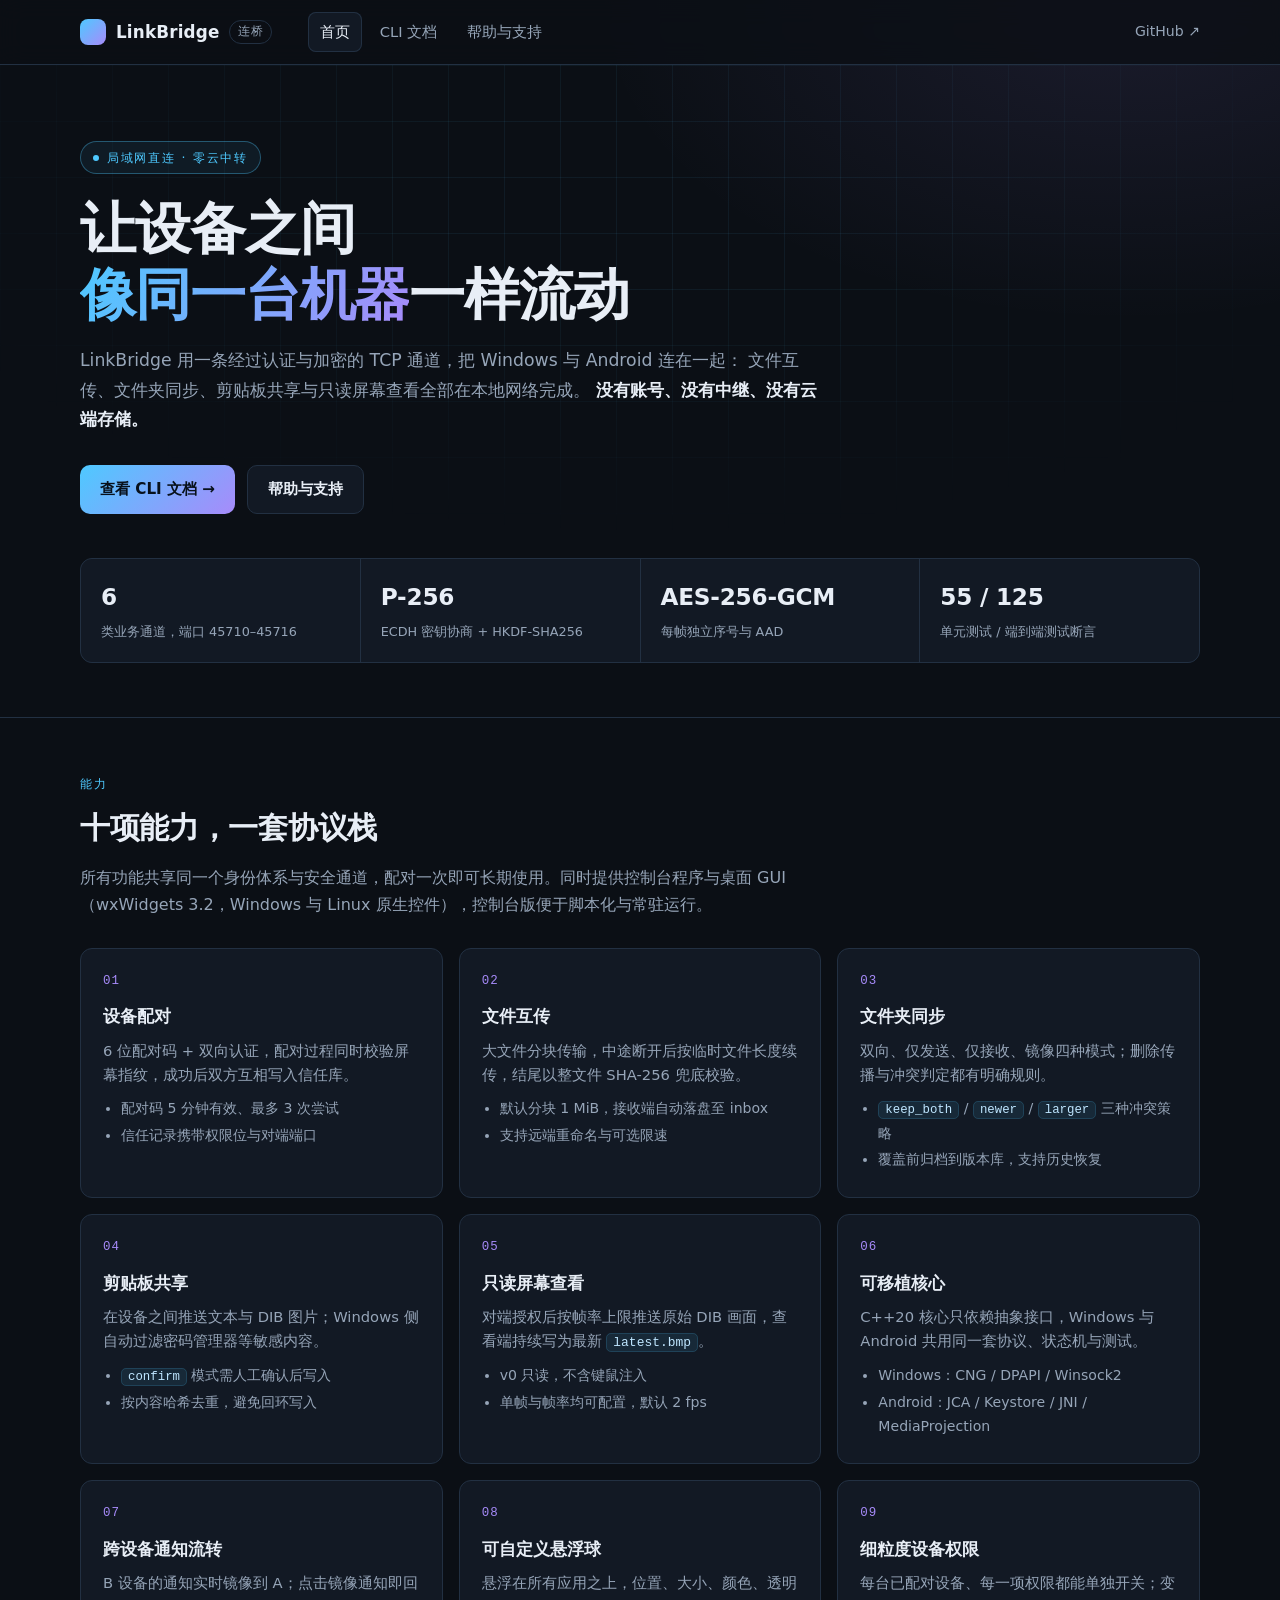
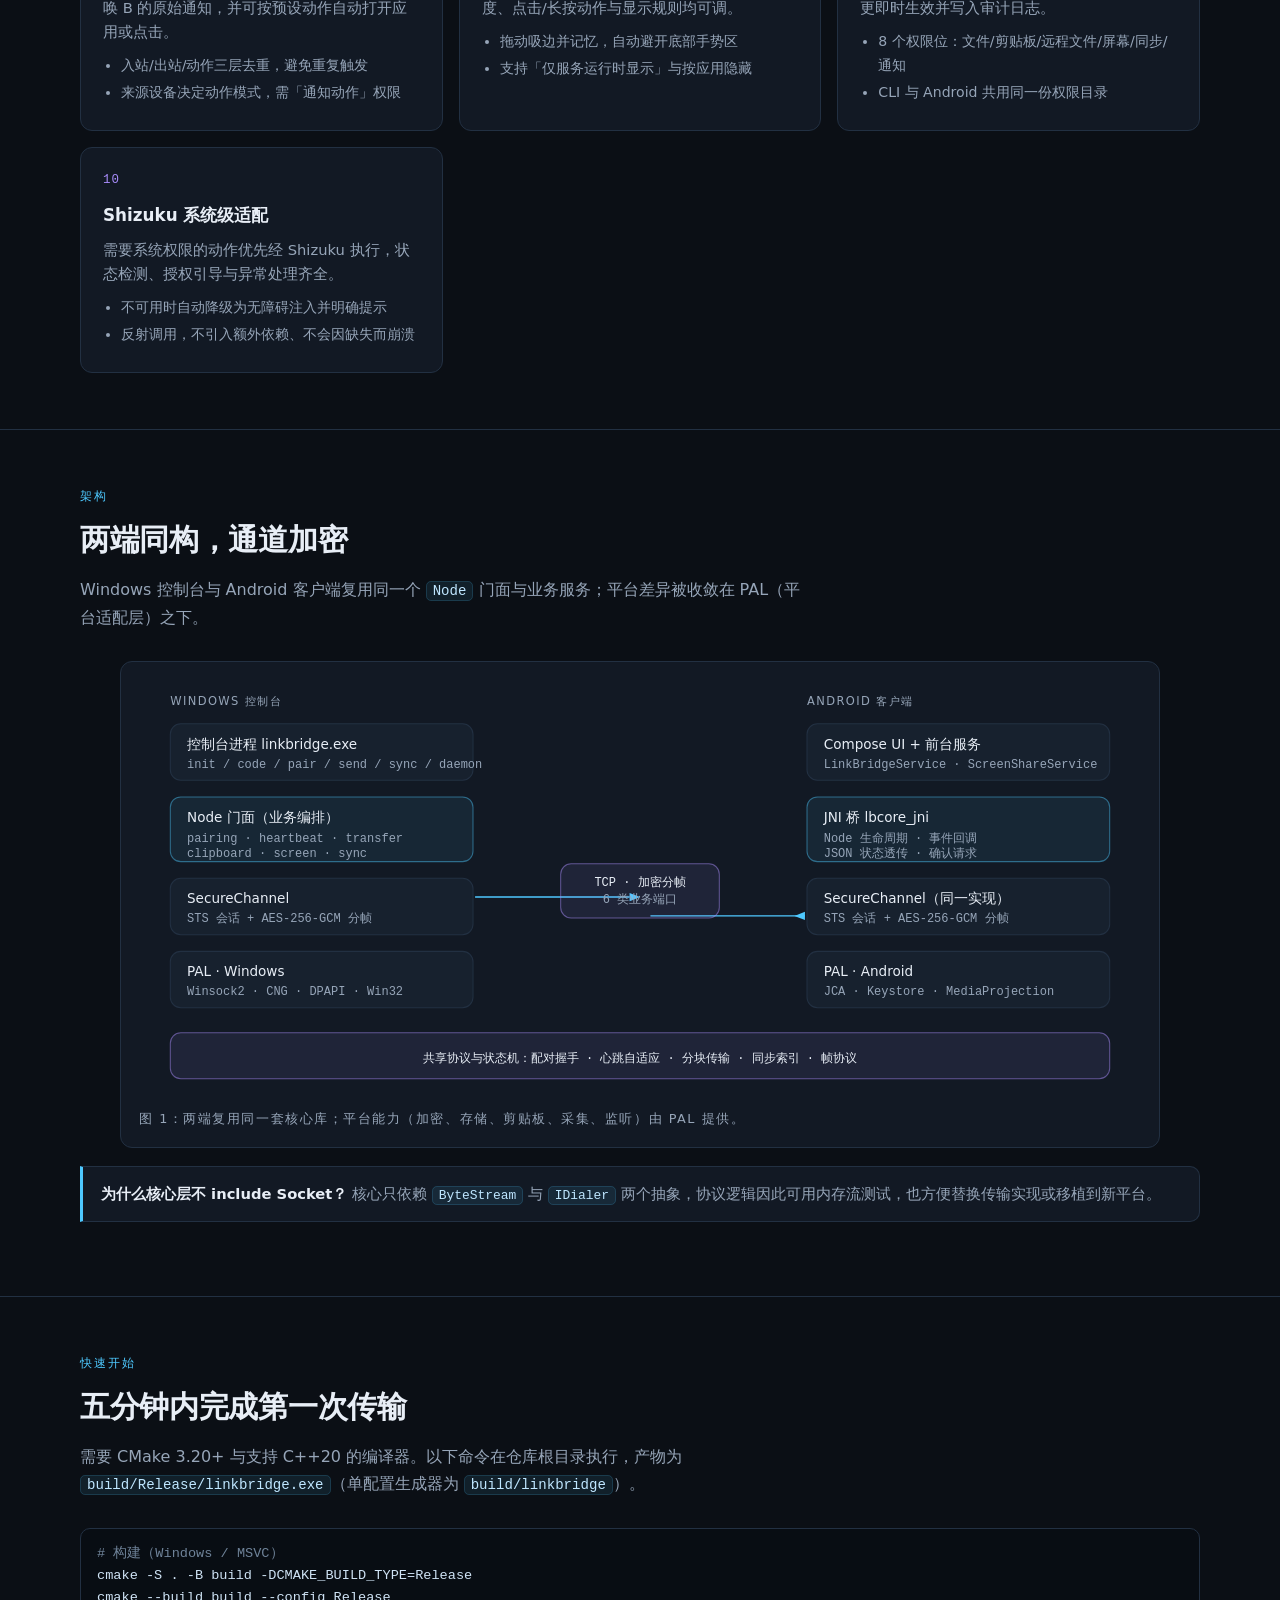
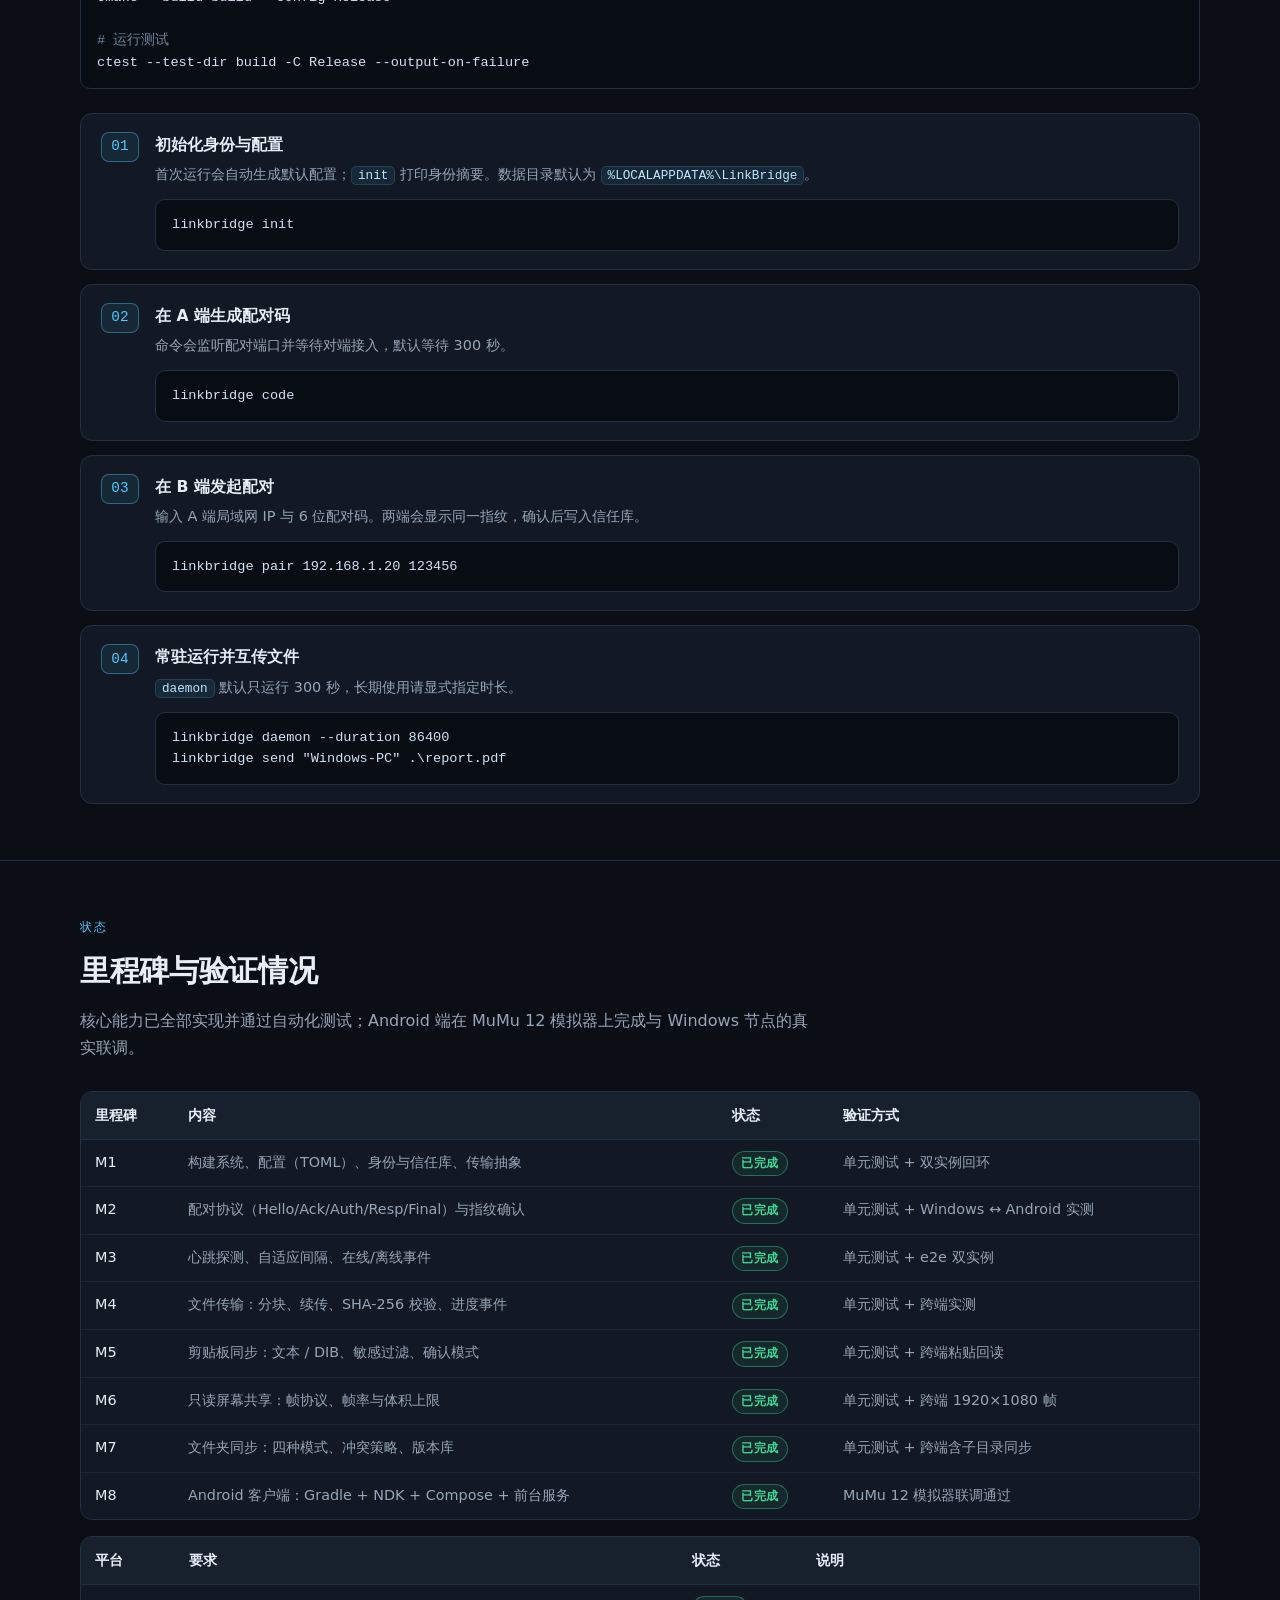
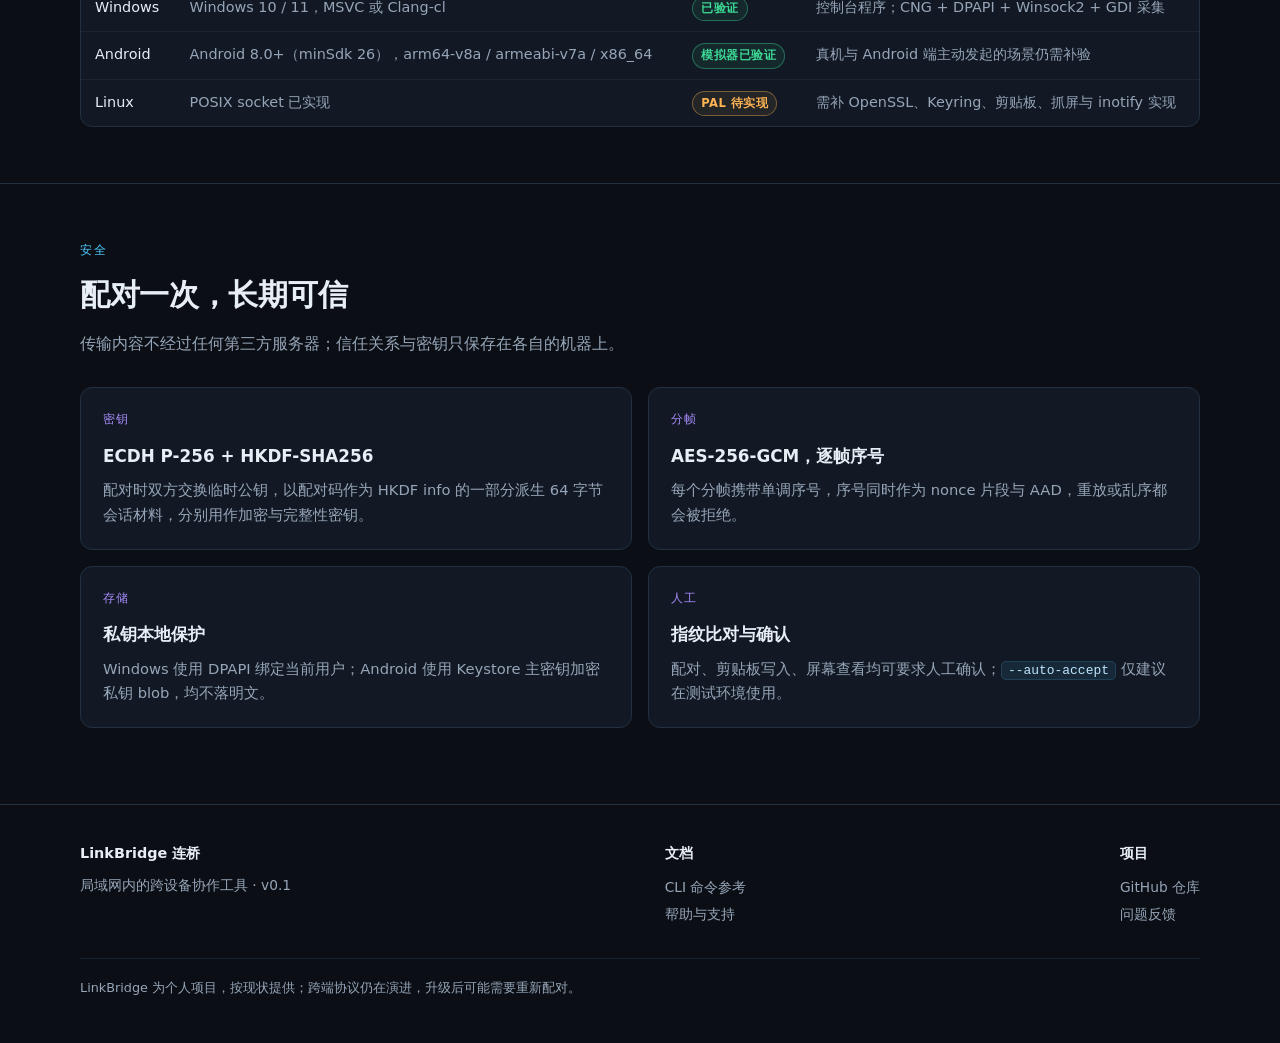
<file: docs/index.html>
<!-- Generated by Trae Work -->
<!DOCTYPE html>
<html lang="zh-CN">
<head>
<meta charset="UTF-8">
<meta name="viewport" content="width=device-width, initial-scale=1">
<title>LinkBridge 连桥 — 局域网内的跨设备文件、剪贴板与屏幕</title>
<meta name="description" content="LinkBridge 是一个局域网内的跨设备协作工具：Windows 控制台与 Android 客户端共享同一套加密协议，支持文件互传、文件夹同步、剪贴板共享与只读屏幕查看。">
<link rel="stylesheet" href="style.css">
</head>
<body>

<header class="site-header">
  <div class="wrap">
    <a class="brand" href="index.html"><span class="brand-mark"></span>LinkBridge <small>连桥</small></a>
    <nav class="nav">
      <a href="index.html" class="active" aria-current="page">首页</a>
      <a href="clidoc.html">CLI 文档</a>
      <a href="support.html">帮助与支持</a>
    </nav>
    <div class="header-right">
      <a href="https://github.com/dxx114514-stack/linkbridge" target="_blank" rel="noopener">GitHub ↗</a>
    </div>
  </div>
</header>

<main>

<!-- ================= Hero ================= -->
<section class="hero">
  <div class="wrap">
    <span class="eyebrow">局域网直连 · 零云中转</span>
    <h1>让设备之间<br><span class="grad">像同一台机器</span>一样流动</h1>
    <p class="lede">
      LinkBridge 用一条经过认证与加密的 TCP 通道，把 Windows 与 Android 连在一起：
      文件互传、文件夹同步、剪贴板共享与只读屏幕查看全部在本地网络完成。
      <strong>没有账号、没有中继、没有云端存储。</strong>
    </p>
    <div class="hero-actions">
      <a class="btn btn-primary" href="clidoc.html">查看 CLI 文档 →</a>
      <a class="btn" href="support.html">帮助与支持</a>
    </div>

    <div class="stats">
      <div class="stat"><b>6</b><span>类业务通道，端口 45710–45716</span></div>
      <div class="stat"><b>P-256</b><span>ECDH 密钥协商 + HKDF-SHA256</span></div>
      <div class="stat"><b>AES-256-GCM</b><span>每帧独立序号与 AAD</span></div>
      <div class="stat"><b>55 / 125</b><span>单元测试 / 端到端测试断言</span></div>
    </div>
  </div>
</section>

<!-- ================= 能力 ================= -->
<section class="section">
  <div class="wrap">
    <div class="section-head">
      <div class="kicker">能力</div>
      <h2>十项能力，一套协议栈</h2>
      <p>所有功能共享同一个身份体系与安全通道，配对一次即可长期使用。同时提供控制台程序与桌面 GUI（wxWidgets 3.2，Windows 与 Linux 原生控件），控制台版便于脚本化与常驻运行。</p>
    </div>

    <div class="cards">
      <article class="card">
        <span class="idx">01</span>
        <h3>设备配对</h3>
        <p>6 位配对码 + 双向认证，配对过程同时校验屏幕指纹，成功后双方互相写入信任库。</p>
        <ul>
          <li>配对码 5 分钟有效、最多 3 次尝试</li>
          <li>信任记录携带权限位与对端端口</li>
        </ul>
      </article>

      <article class="card">
        <span class="idx">02</span>
        <h3>文件互传</h3>
        <p>大文件分块传输，中途断开后按临时文件长度续传，结尾以整文件 SHA-256 兜底校验。</p>
        <ul>
          <li>默认分块 1 MiB，接收端自动落盘至 inbox</li>
          <li>支持远端重命名与可选限速</li>
        </ul>
      </article>

      <article class="card">
        <span class="idx">03</span>
        <h3>文件夹同步</h3>
        <p>双向、仅发送、仅接收、镜像四种模式；删除传播与冲突判定都有明确规则。</p>
        <ul>
          <li><code>keep_both</code> / <code>newer</code> / <code>larger</code> 三种冲突策略</li>
          <li>覆盖前归档到版本库，支持历史恢复</li>
        </ul>
      </article>

      <article class="card">
        <span class="idx">04</span>
        <h3>剪贴板共享</h3>
        <p>在设备之间推送文本与 DIB 图片；Windows 侧自动过滤密码管理器等敏感内容。</p>
        <ul>
          <li><code>confirm</code> 模式需人工确认后写入</li>
          <li>按内容哈希去重，避免回环写入</li>
        </ul>
      </article>

      <article class="card">
        <span class="idx">05</span>
        <h3>只读屏幕查看</h3>
        <p>对端授权后按帧率上限推送原始 DIB 画面，查看端持续写为最新 <code>latest.bmp</code>。</p>
        <ul>
          <li>v0 只读，不含键鼠注入</li>
          <li>单帧与帧率均可配置，默认 2 fps</li>
        </ul>
      </article>

      <article class="card">
        <span class="idx">06</span>
        <h3>可移植核心</h3>
        <p>C++20 核心只依赖抽象接口，Windows 与 Android 共用同一套协议、状态机与测试。</p>
        <ul>
          <li>Windows：CNG / DPAPI / Winsock2</li>
          <li>Android：JCA / Keystore / JNI / MediaProjection</li>
        </ul>
      </article>

      <article class="card">
        <span class="idx">07</span>
        <h3>跨设备通知流转</h3>
        <p>B 设备的通知实时镜像到 A；点击镜像通知即回唤 B 的原始通知，并可按预设动作自动打开应用或点击。</p>
        <ul>
          <li>入站/出站/动作三层去重，避免重复触发</li>
          <li>来源设备决定动作模式，需「通知动作」权限</li>
        </ul>
      </article>

      <article class="card">
        <span class="idx">08</span>
        <h3>可自定义悬浮球</h3>
        <p>悬浮在所有应用之上，位置、大小、颜色、透明度、点击/长按动作与显示规则均可调。</p>
        <ul>
          <li>拖动吸边并记忆，自动避开底部手势区</li>
          <li>支持「仅服务运行时显示」与按应用隐藏</li>
        </ul>
      </article>

      <article class="card">
        <span class="idx">09</span>
        <h3>细粒度设备权限</h3>
        <p>每台已配对设备、每一项权限都能单独开关；变更即时生效并写入审计日志。</p>
        <ul>
          <li>8 个权限位：文件/剪贴板/远程文件/屏幕/同步/通知</li>
          <li>CLI 与 Android 共用同一份权限目录</li>
        </ul>
      </article>

      <article class="card">
        <span class="idx">10</span>
        <h3>Shizuku 系统级适配</h3>
        <p>需要系统权限的动作优先经 Shizuku 执行，状态检测、授权引导与异常处理齐全。</p>
        <ul>
          <li>不可用时自动降级为无障碍注入并明确提示</li>
          <li>反射调用，不引入额外依赖、不会因缺失而崩溃</li>
        </ul>
      </article>
    </div>
  </div>
</section>

<!-- ================= 架构 ================= -->
<section class="section">
  <div class="wrap">
    <div class="section-head">
      <div class="kicker">架构</div>
      <h2>两端同构，通道加密</h2>
      <p>Windows 控制台与 Android 客户端复用同一个 <code>Node</code> 门面与业务服务；平台差异被收敛在 PAL（平台适配层）之下。</p>
    </div>

    <figure class="arch">
      <svg viewBox="0 0 960 400" role="img" aria-label="LinkBridge 分层架构：Windows 与 Android 两端通过加密 TCP 通道互联">
        <text x="30" y="24" class="t-cap">WINDOWS 控制台</text>
        <text x="640" y="24" class="t-cap">ANDROID 客户端</text>

        <!-- 左列 -->
        <rect class="box" x="30" y="42" width="290" height="54" rx="10"/>
        <text x="46" y="66">控制台进程 linkbridge.exe</text>
        <text x="46" y="84" class="t-mono">init / code / pair / send / sync / daemon</text>

        <rect class="box-hi" x="30" y="112" width="290" height="62" rx="10"/>
        <text x="46" y="136">Node 门面（业务编排）</text>
        <text x="46" y="155" class="t-mono">pairing · heartbeat · transfer</text>
        <text x="46" y="170" class="t-mono">clipboard · screen · sync</text>

        <rect class="box" x="30" y="190" width="290" height="54" rx="10"/>
        <text x="46" y="214">SecureChannel</text>
        <text x="46" y="232" class="t-mono">STS 会话 + AES-256-GCM 分帧</text>

        <rect class="box" x="30" y="260" width="290" height="54" rx="10"/>
        <text x="46" y="284">PAL · Windows</text>
        <text x="46" y="302" class="t-mono">Winsock2 · CNG · DPAPI · Win32</text>

        <!-- 右列 -->
        <rect class="box" x="640" y="42" width="290" height="54" rx="10"/>
        <text x="656" y="66">Compose UI + 前台服务</text>
        <text x="656" y="84" class="t-mono">LinkBridgeService · ScreenShareService</text>

        <rect class="box-hi" x="640" y="112" width="290" height="62" rx="10"/>
        <text x="656" y="136">JNI 桥 lbcore_jni</text>
        <text x="656" y="155" class="t-mono">Node 生命周期 · 事件回调</text>
        <text x="656" y="170" class="t-mono">JSON 状态透传 · 确认请求</text>

        <rect class="box" x="640" y="190" width="290" height="54" rx="10"/>
        <text x="656" y="214">SecureChannel（同一实现）</text>
        <text x="656" y="232" class="t-mono">STS 会话 + AES-256-GCM 分帧</text>

        <rect class="box" x="640" y="260" width="290" height="54" rx="10"/>
        <text x="656" y="284">PAL · Android</text>
        <text x="656" y="302" class="t-mono">JCA · Keystore · MediaProjection</text>

        <!-- 通道 -->
        <line class="link" x1="322" y1="208" x2="470" y2="208"/>
        <line class="link" x1="490" y1="226" x2="638" y2="226"/>
        <polygon points="470,204 480,208 470,212" fill="var(--accent)"/>
        <polygon points="638,222 628,226 638,230" fill="var(--accent)"/>
        <rect class="box-acc" x="404" y="176" width="152" height="52" rx="10"/>
        <text x="480" y="197" text-anchor="middle" class="t-mono" style="fill: var(--ink)">TCP · 加密分帧</text>
        <text x="480" y="214" text-anchor="middle" class="t-mono">6 类业务端口</text>

        <!-- 底部共享协议 -->
        <rect class="box-acc" x="30" y="338" width="900" height="44" rx="10"/>
        <text x="480" y="366" text-anchor="middle" class="t-mono" style="fill: var(--ink)">
          共享协议与状态机：配对握手 · 心跳自适应 · 分块传输 · 同步索引 · 帧协议
        </text>
      </svg>
      <figcaption class="t-cap" style="color: var(--muted); font-size: .8rem; margin-top: 10px;">
        图 1：两端复用同一套核心库；平台能力（加密、存储、剪贴板、采集、监听）由 PAL 提供。
      </figcaption>
    </figure>

    <div class="callout">
      <p><strong>为什么核心层不 include Socket？</strong> 核心只依赖 <code>ByteStream</code> 与 <code>IDialer</code> 两个抽象，协议逻辑因此可用内存流测试，也方便替换传输实现或移植到新平台。</p>
    </div>
  </div>
</section>

<!-- ================= 快速开始 ================= -->
<section class="section">
  <div class="wrap">
    <div class="section-head">
      <div class="kicker">快速开始</div>
      <h2>五分钟内完成第一次传输</h2>
      <p>需要 CMake 3.20+ 与支持 C++20 的编译器。以下命令在仓库根目录执行，产物为 <code>build/Release/linkbridge.exe</code>（单配置生成器为 <code>build/linkbridge</code>）。</p>
    </div>

    <pre><code><span class="c"># 构建（Windows / MSVC）</span>
cmake -S . -B build -DCMAKE_BUILD_TYPE=Release
cmake --build build --config Release

<span class="c"># 运行测试</span>
ctest --test-dir build -C Release --output-on-failure</code></pre>

    <div class="steps" style="margin-top: 24px;">
      <div class="step">
        <div>
          <h3>初始化身份与配置</h3>
          <p>首次运行会自动生成默认配置；<code>init</code> 打印身份摘要。数据目录默认为 <code>%LOCALAPPDATA%\LinkBridge</code>。</p>
          <pre><code>linkbridge init</code></pre>
        </div>
      </div>
      <div class="step">
        <div>
          <h3>在 A 端生成配对码</h3>
          <p>命令会监听配对端口并等待对端接入，默认等待 300 秒。</p>
          <pre><code>linkbridge code</code></pre>
        </div>
      </div>
      <div class="step">
        <div>
          <h3>在 B 端发起配对</h3>
          <p>输入 A 端局域网 IP 与 6 位配对码。两端会显示同一指纹，确认后写入信任库。</p>
          <pre><code>linkbridge pair 192.168.1.20 123456</code></pre>
        </div>
      </div>
      <div class="step">
        <div>
          <h3>常驻运行并互传文件</h3>
          <p><code>daemon</code> 默认只运行 300 秒，长期使用请显式指定时长。</p>
          <pre><code>linkbridge daemon --duration 86400
linkbridge send "Windows-PC" .\report.pdf</code></pre>
        </div>
      </div>
    </div>
  </div>
</section>

<!-- ================= 成熟度 ================= -->
<section class="section">
  <div class="wrap">
    <div class="section-head">
      <div class="kicker">状态</div>
      <h2>里程碑与验证情况</h2>
      <p>核心能力已全部实现并通过自动化测试；Android 端在 MuMu 12 模拟器上完成与 Windows 节点的真实联调。</p>
    </div>

    <div class="table-wrap">
      <table>
        <thead>
          <tr><th>里程碑</th><th>内容</th><th>状态</th><th>验证方式</th></tr>
        </thead>
        <tbody>
          <tr><td>M1</td><td>构建系统、配置（TOML）、身份与信任库、传输抽象</td><td><span class="badge ok">已完成</span></td><td>单元测试 + 双实例回环</td></tr>
          <tr><td>M2</td><td>配对协议（Hello/Ack/Auth/Resp/Final）与指纹确认</td><td><span class="badge ok">已完成</span></td><td>单元测试 + Windows ↔ Android 实测</td></tr>
          <tr><td>M3</td><td>心跳探测、自适应间隔、在线/离线事件</td><td><span class="badge ok">已完成</span></td><td>单元测试 + e2e 双实例</td></tr>
          <tr><td>M4</td><td>文件传输：分块、续传、SHA-256 校验、进度事件</td><td><span class="badge ok">已完成</span></td><td>单元测试 + 跨端实测</td></tr>
          <tr><td>M5</td><td>剪贴板同步：文本 / DIB、敏感过滤、确认模式</td><td><span class="badge ok">已完成</span></td><td>单元测试 + 跨端粘贴回读</td></tr>
          <tr><td>M6</td><td>只读屏幕共享：帧协议、帧率与体积上限</td><td><span class="badge ok">已完成</span></td><td>单元测试 + 跨端 1920×1080 帧</td></tr>
          <tr><td>M7</td><td>文件夹同步：四种模式、冲突策略、版本库</td><td><span class="badge ok">已完成</span></td><td>单元测试 + 跨端含子目录同步</td></tr>
          <tr><td>M8</td><td>Android 客户端：Gradle + NDK + Compose + 前台服务</td><td><span class="badge ok">已完成</span></td><td>MuMu 12 模拟器联调通过</td></tr>
        </tbody>
      </table>
    </div>

    <div class="table-wrap" style="margin-top: 16px;">
      <table>
        <thead>
          <tr><th>平台</th><th>要求</th><th>状态</th><th>说明</th></tr>
        </thead>
        <tbody>
          <tr>
            <td>Windows</td><td>Windows 10 / 11，MSVC 或 Clang-cl</td>
            <td><span class="badge ok">已验证</span></td>
            <td>控制台程序；CNG + DPAPI + Winsock2 + GDI 采集</td>
          </tr>
          <tr>
            <td>Android</td><td>Android 8.0+（minSdk 26），arm64-v8a / armeabi-v7a / x86_64</td>
            <td><span class="badge ok">模拟器已验证</span></td>
            <td>真机与 Android 端主动发起的场景仍需补验</td>
          </tr>
          <tr>
            <td>Linux</td><td>POSIX socket 已实现</td>
            <td><span class="badge warn">PAL 待实现</span></td>
            <td>需补 OpenSSL、Keyring、剪贴板、抓屏与 inotify 实现</td>
          </tr>
        </tbody>
      </table>
    </div>
  </div>
</section>

<!-- ================= 安全 ================= -->
<section class="section">
  <div class="wrap">
    <div class="section-head">
      <div class="kicker">安全</div>
      <h2>配对一次，长期可信</h2>
      <p>传输内容不经过任何第三方服务器；信任关系与密钥只保存在各自的机器上。</p>
    </div>

    <div class="cards" style="grid-template-columns: repeat(2, 1fr);">
      <article class="card">
        <span class="idx">密钥</span>
        <h3>ECDH P-256 + HKDF-SHA256</h3>
        <p>配对时双方交换临时公钥，以配对码作为 HKDF info 的一部分派生 64 字节会话材料，分别用作加密与完整性密钥。</p>
      </article>
      <article class="card">
        <span class="idx">分帧</span>
        <h3>AES-256-GCM，逐帧序号</h3>
        <p>每个分帧携带单调序号，序号同时作为 nonce 片段与 AAD，重放或乱序都会被拒绝。</p>
      </article>
      <article class="card">
        <span class="idx">存储</span>
        <h3>私钥本地保护</h3>
        <p>Windows 使用 DPAPI 绑定当前用户；Android 使用 Keystore 主密钥加密私钥 blob，均不落明文。</p>
      </article>
      <article class="card">
        <span class="idx">人工</span>
        <h3>指纹比对与确认</h3>
        <p>配对、剪贴板写入、屏幕查看均可要求人工确认；<code>--auto-accept</code> 仅建议在测试环境使用。</p>
      </article>
    </div>
  </div>
</section>

</main>

<footer class="site-footer">
  <div class="wrap">
    <div class="cols">
      <div>
        <strong>LinkBridge 连桥</strong>
        <span>局域网内的跨设备协作工具 · v0.1</span>
      </div>
      <div>
        <strong>文档</strong>
        <a href="clidoc.html">CLI 命令参考</a>
        <a href="support.html">帮助与支持</a>
      </div>
      <div>
        <strong>项目</strong>
        <a href="https://github.com/dxx114514-stack/linkbridge" target="_blank" rel="noopener">GitHub 仓库</a>
        <a href="https://github.com/dxx114514-stack/linkbridge/issues" target="_blank" rel="noopener">问题反馈</a>
      </div>
    </div>
    <div class="fine">LinkBridge 为个人项目，按现状提供；跨端协议仍在演进，升级后可能需要重新配对。</div>
  </div>
</footer>

</body>
</html>
</file>
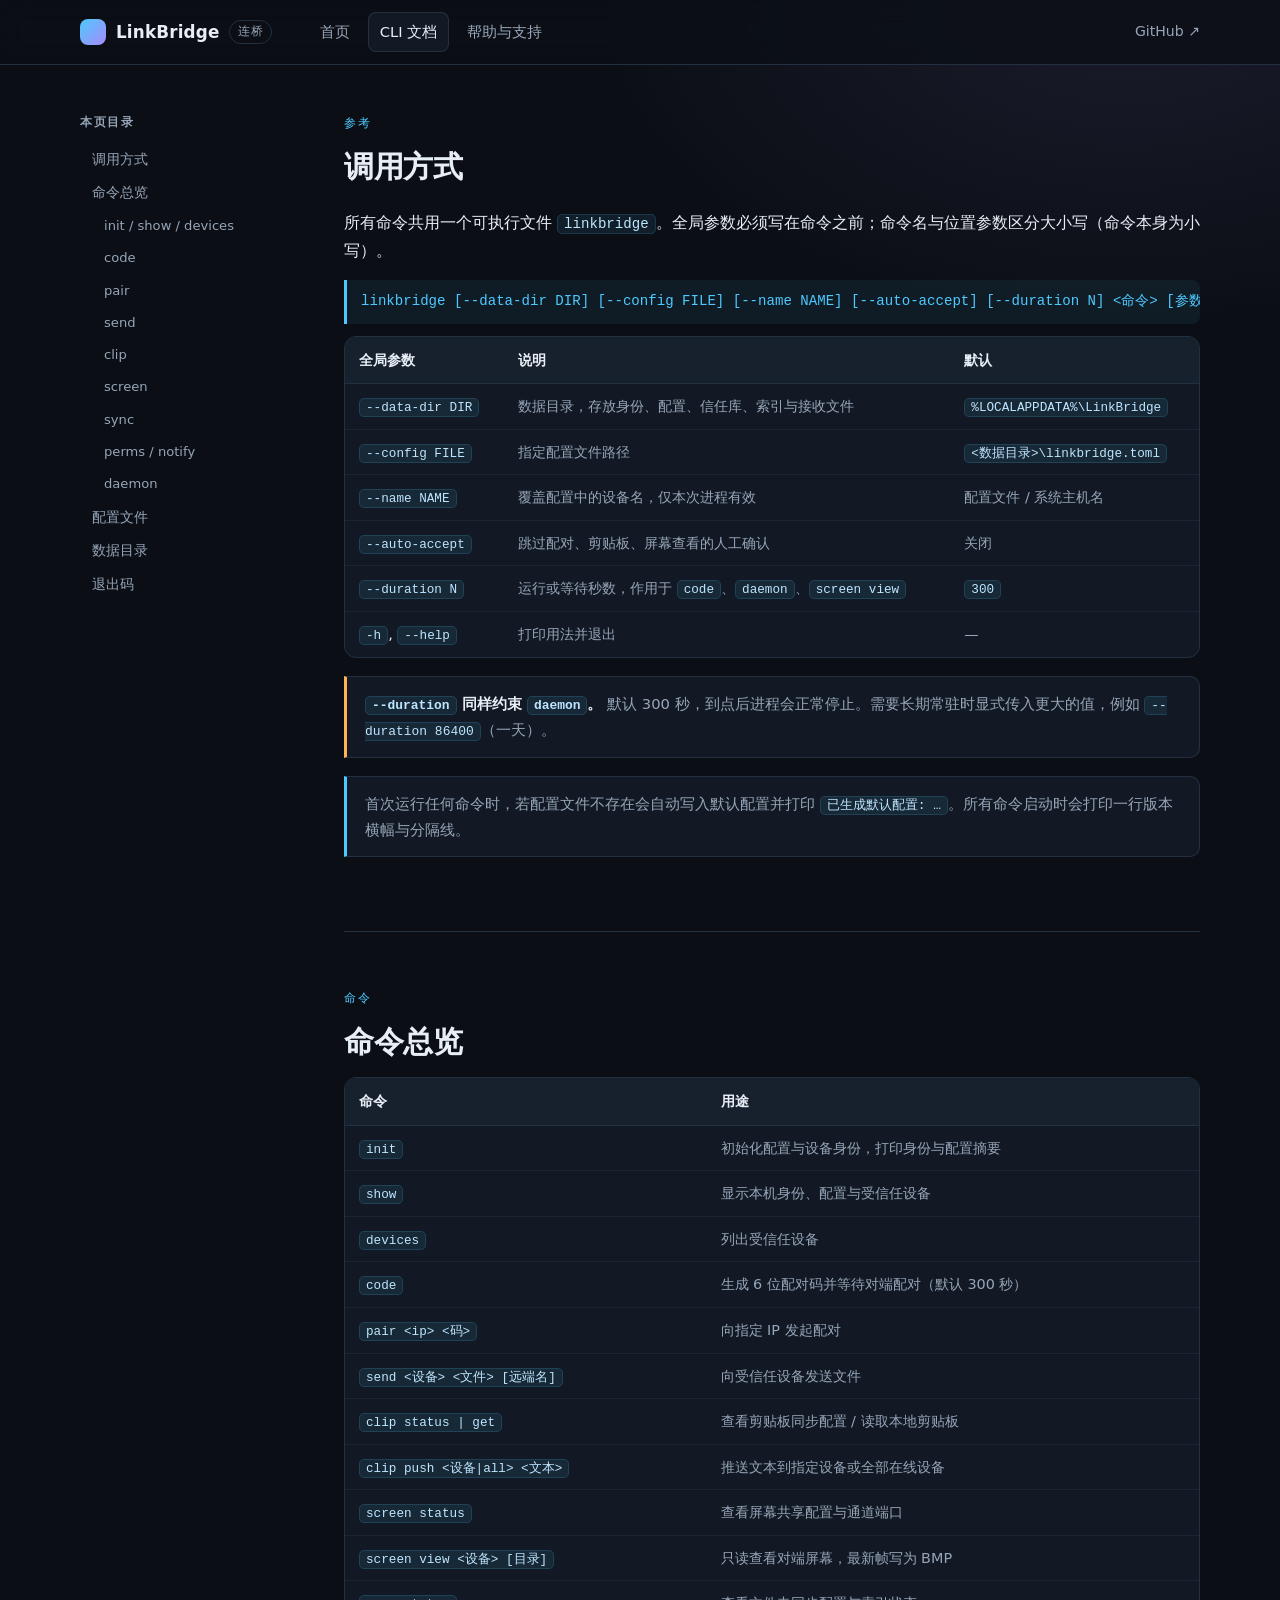
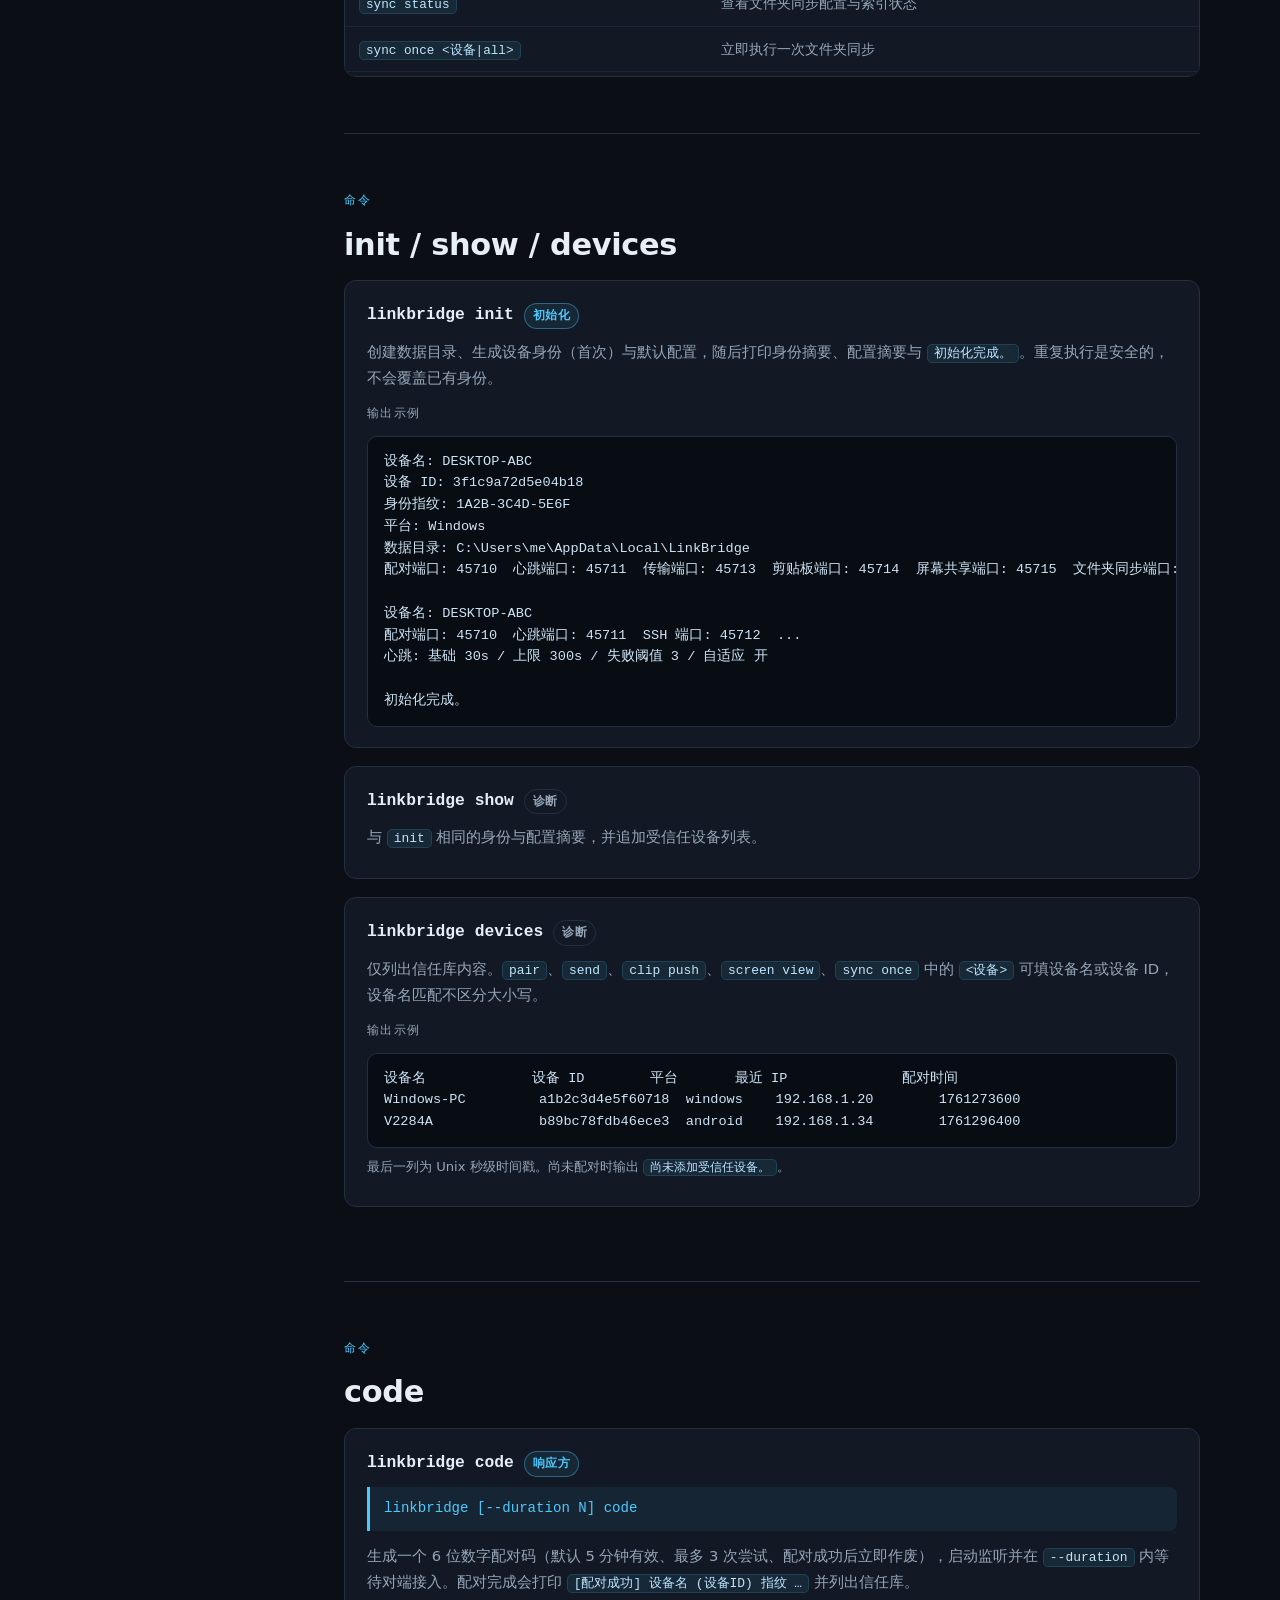
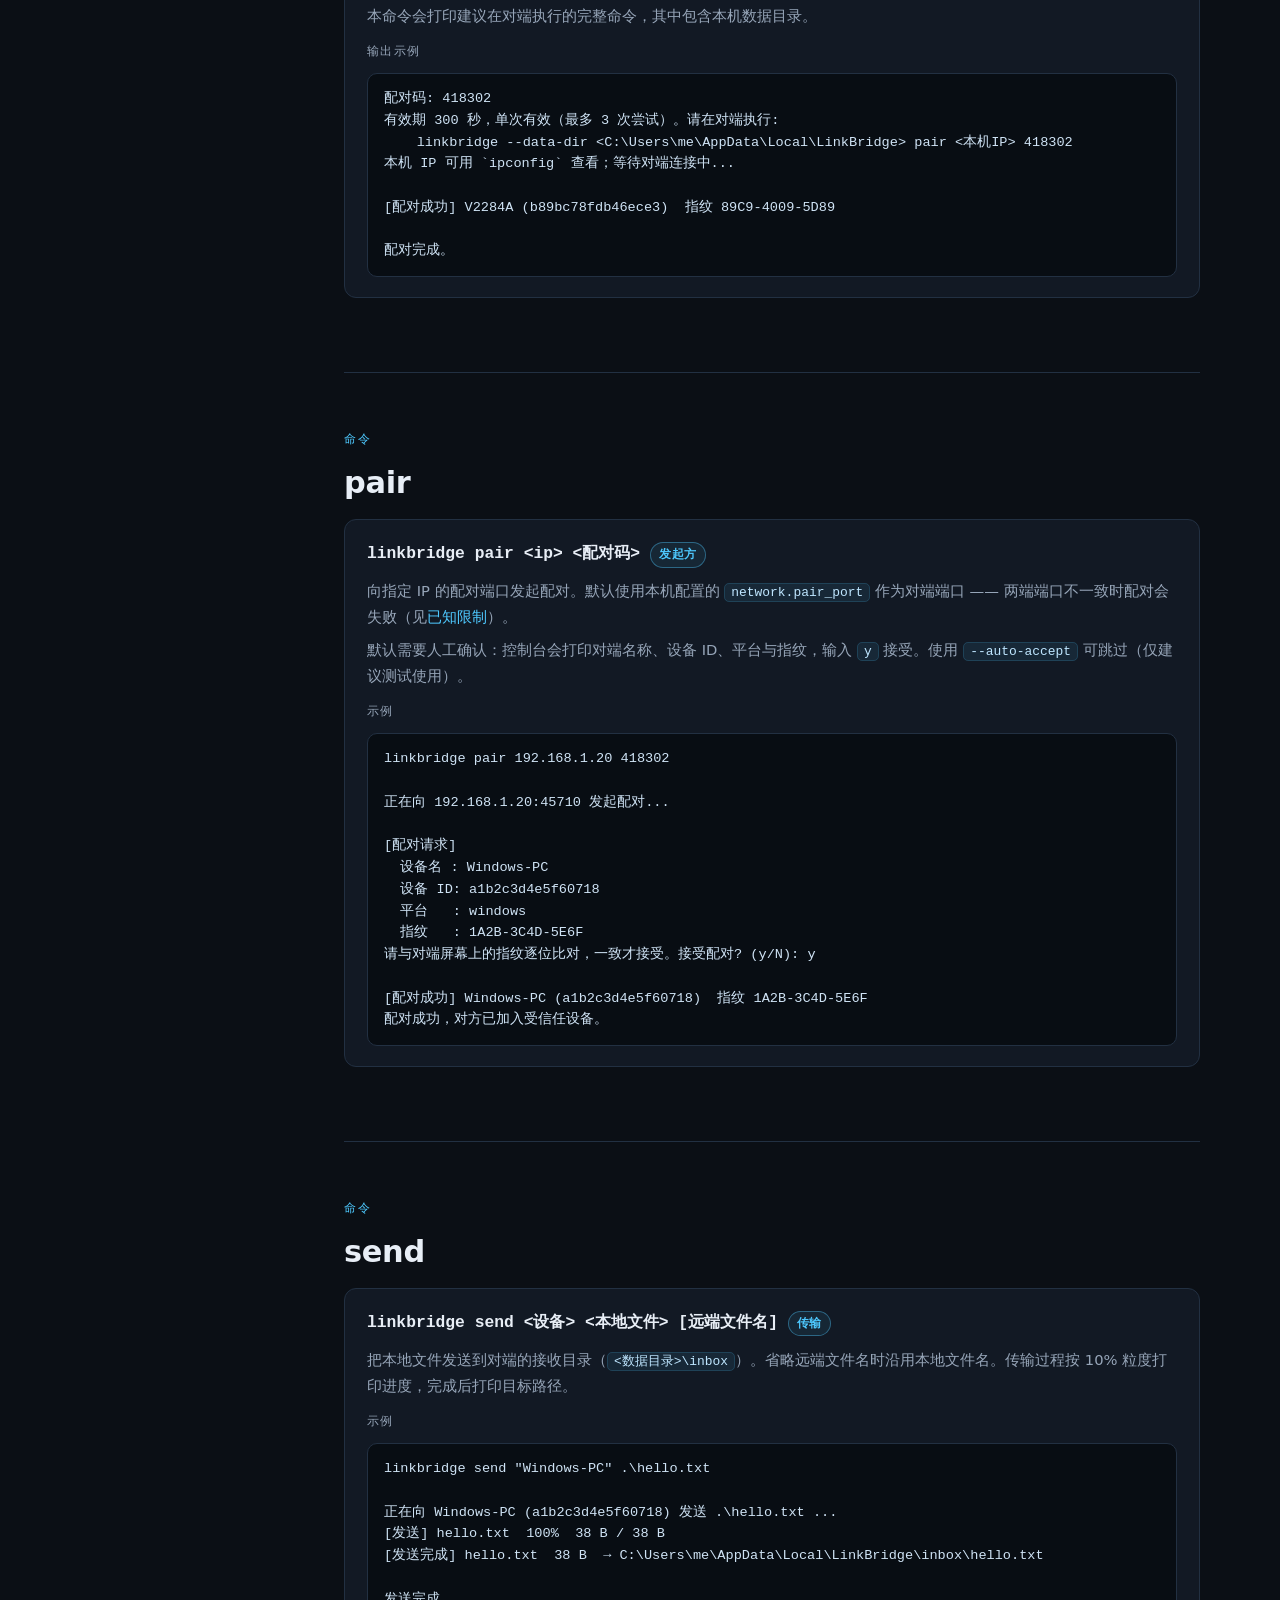
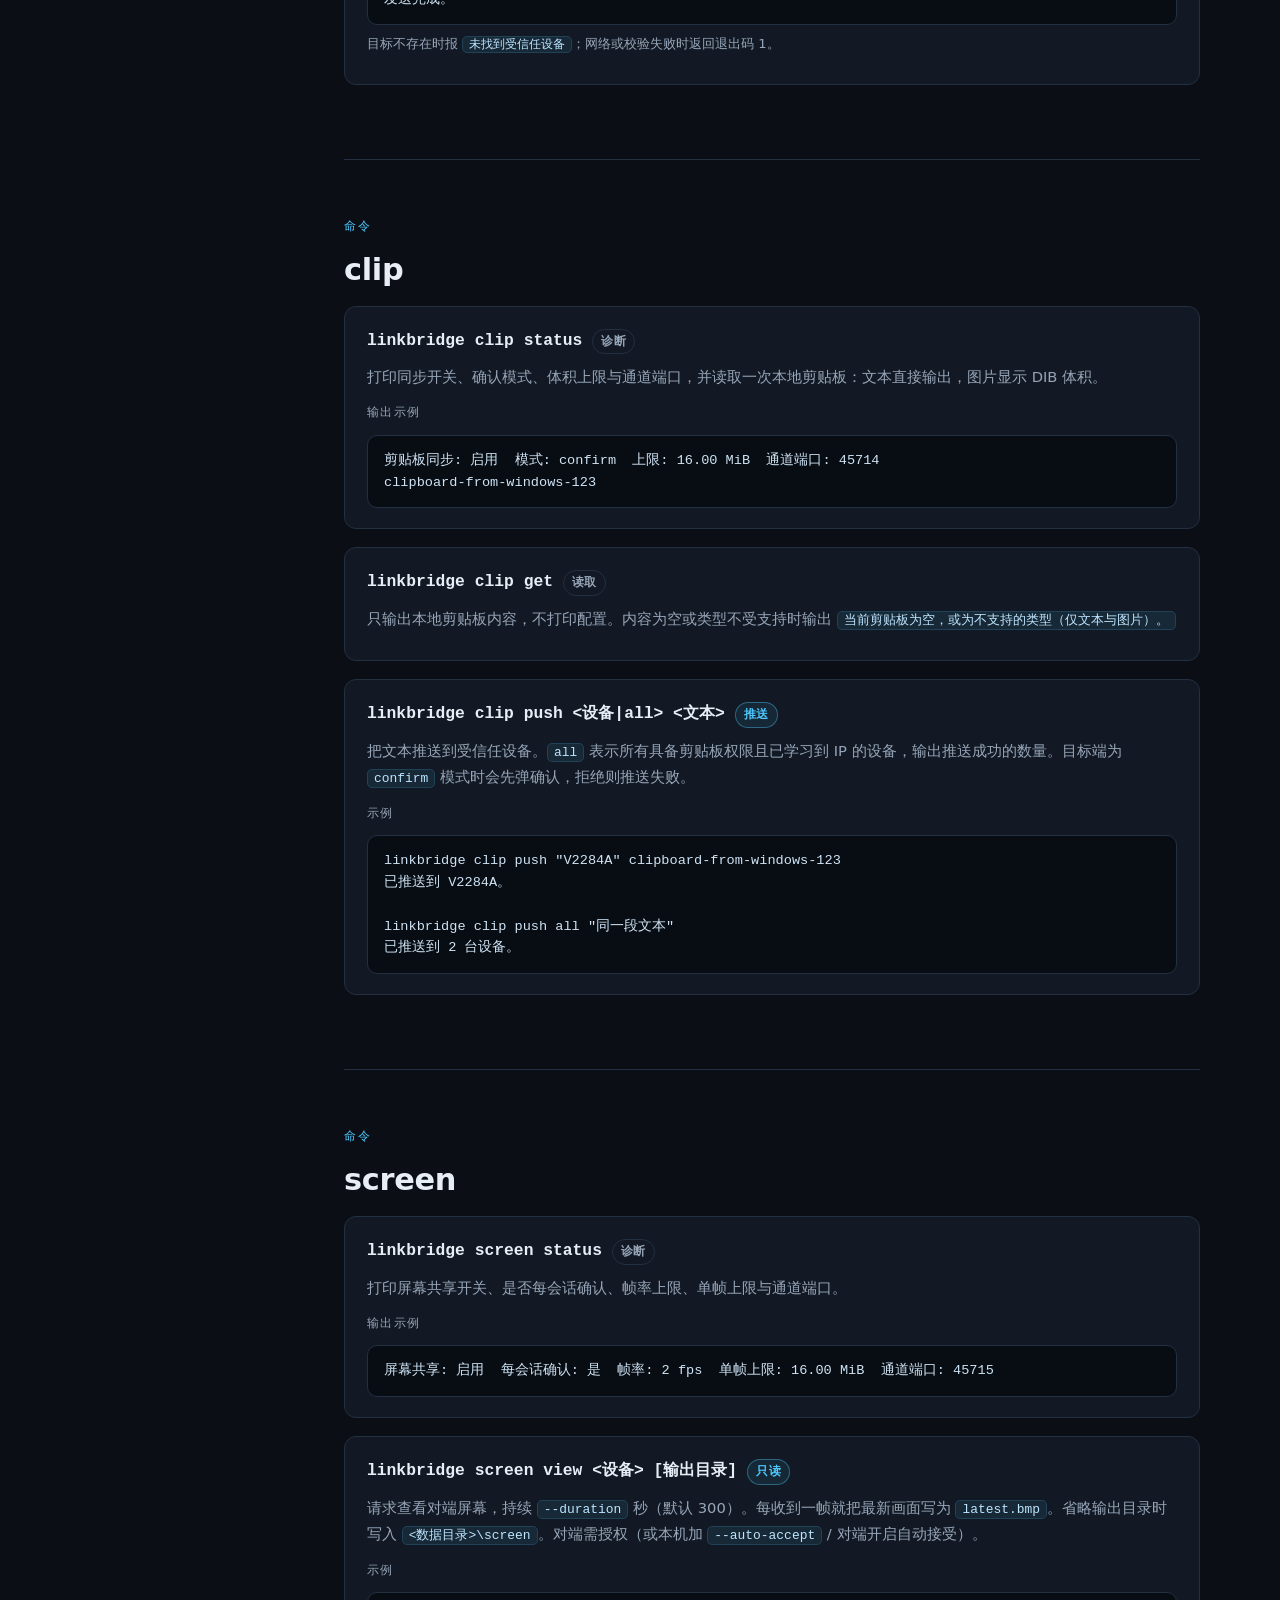
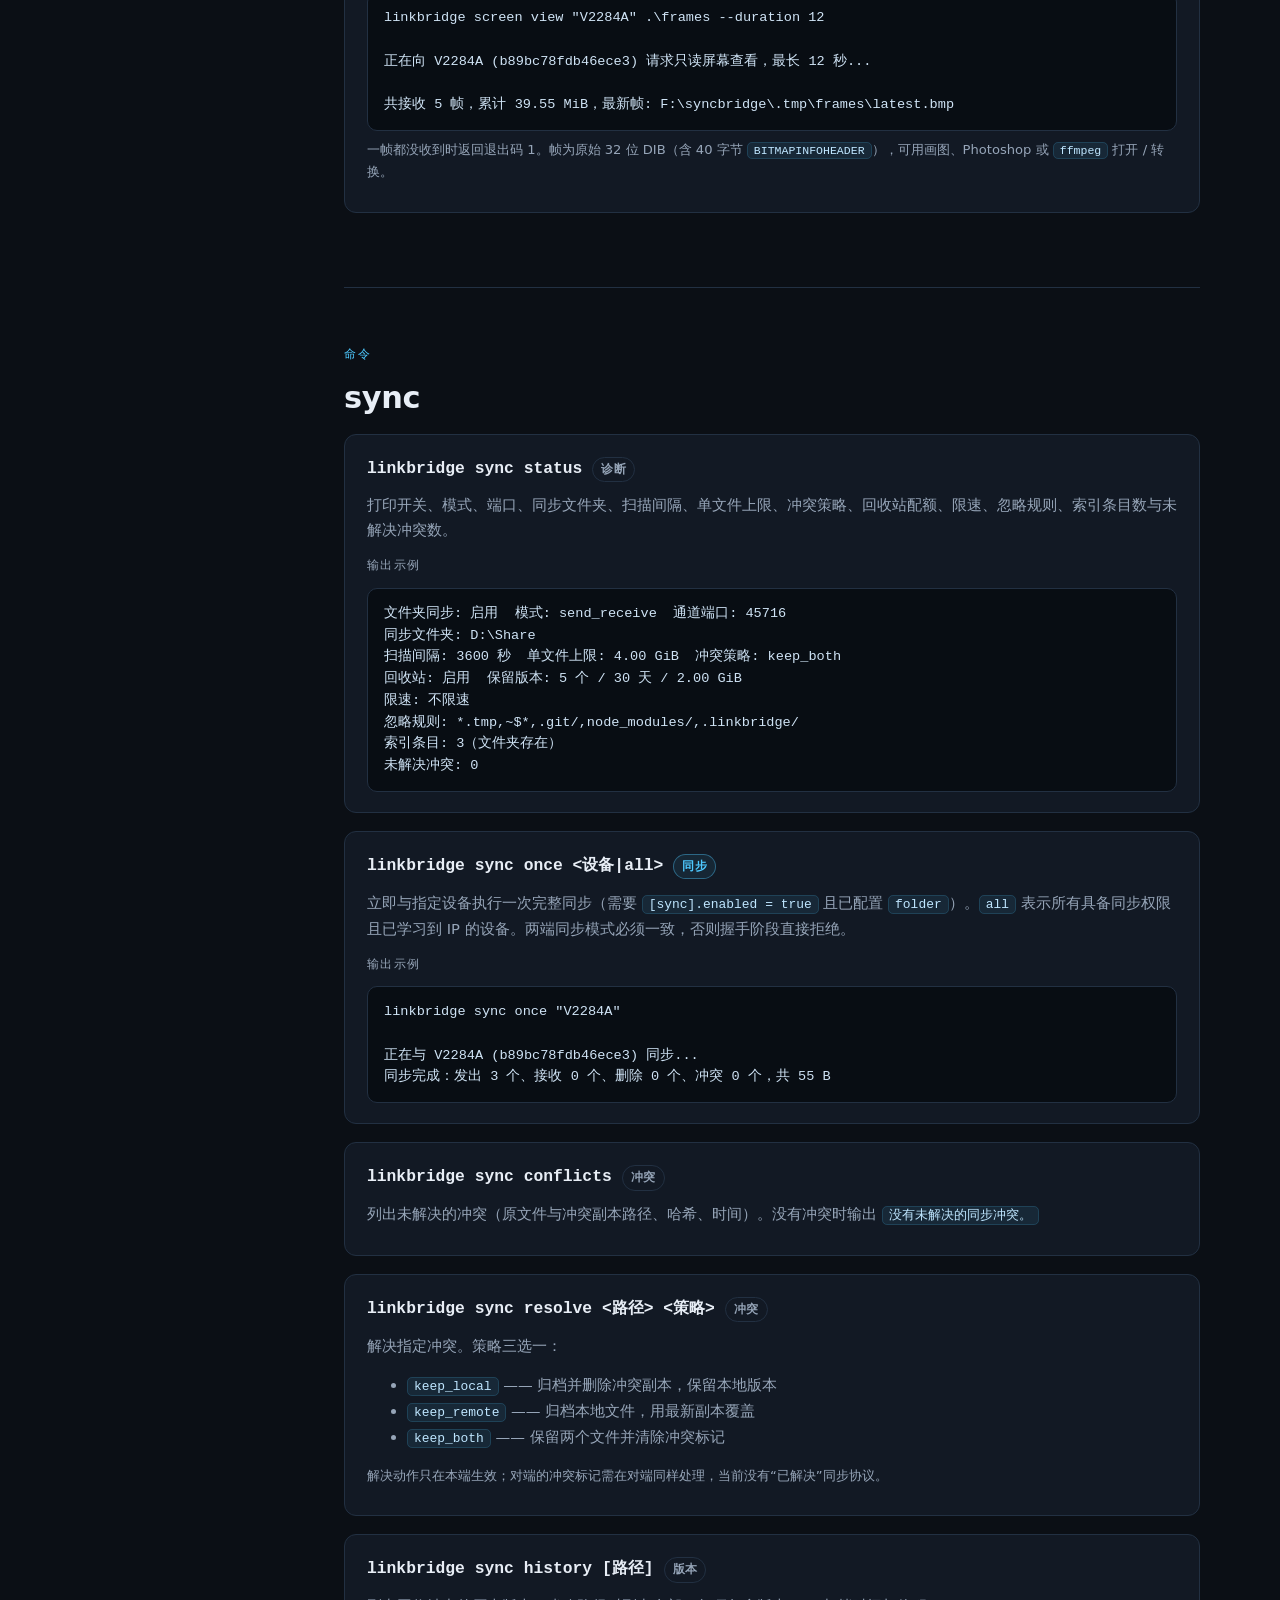
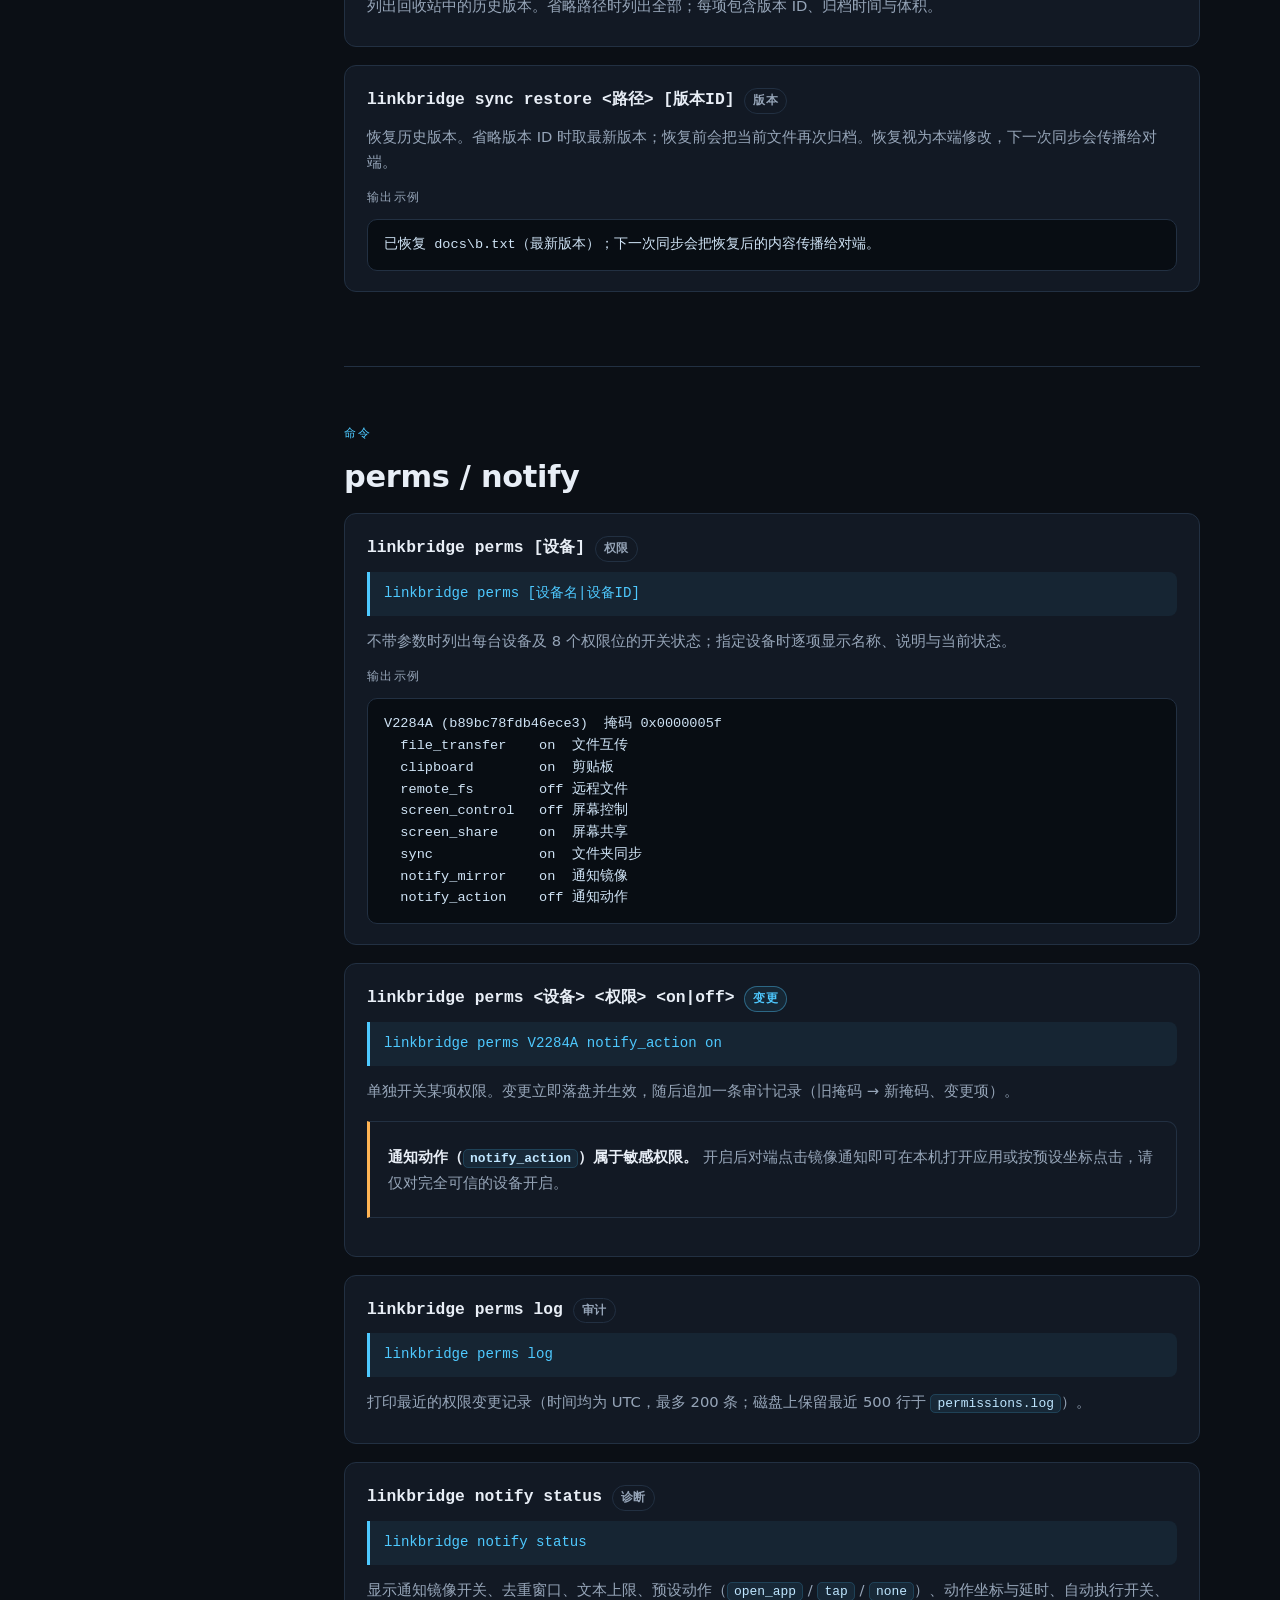
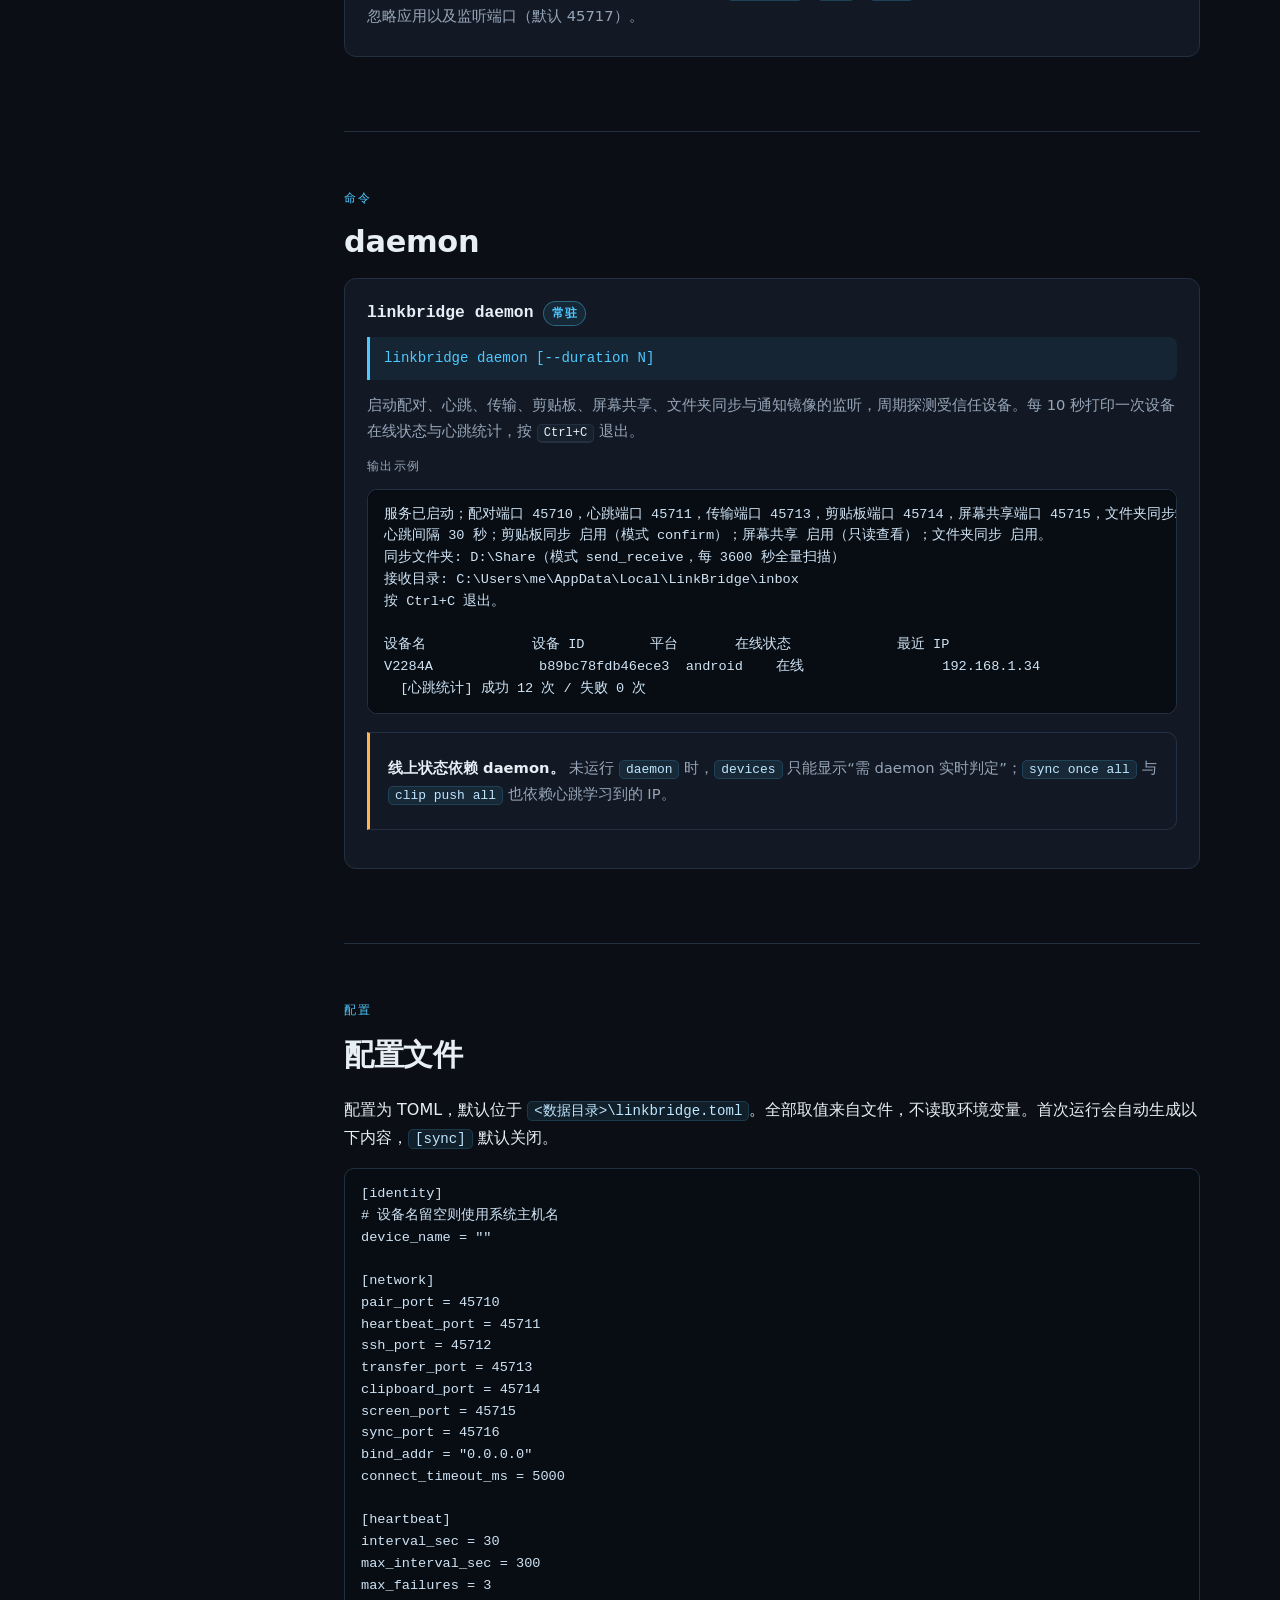
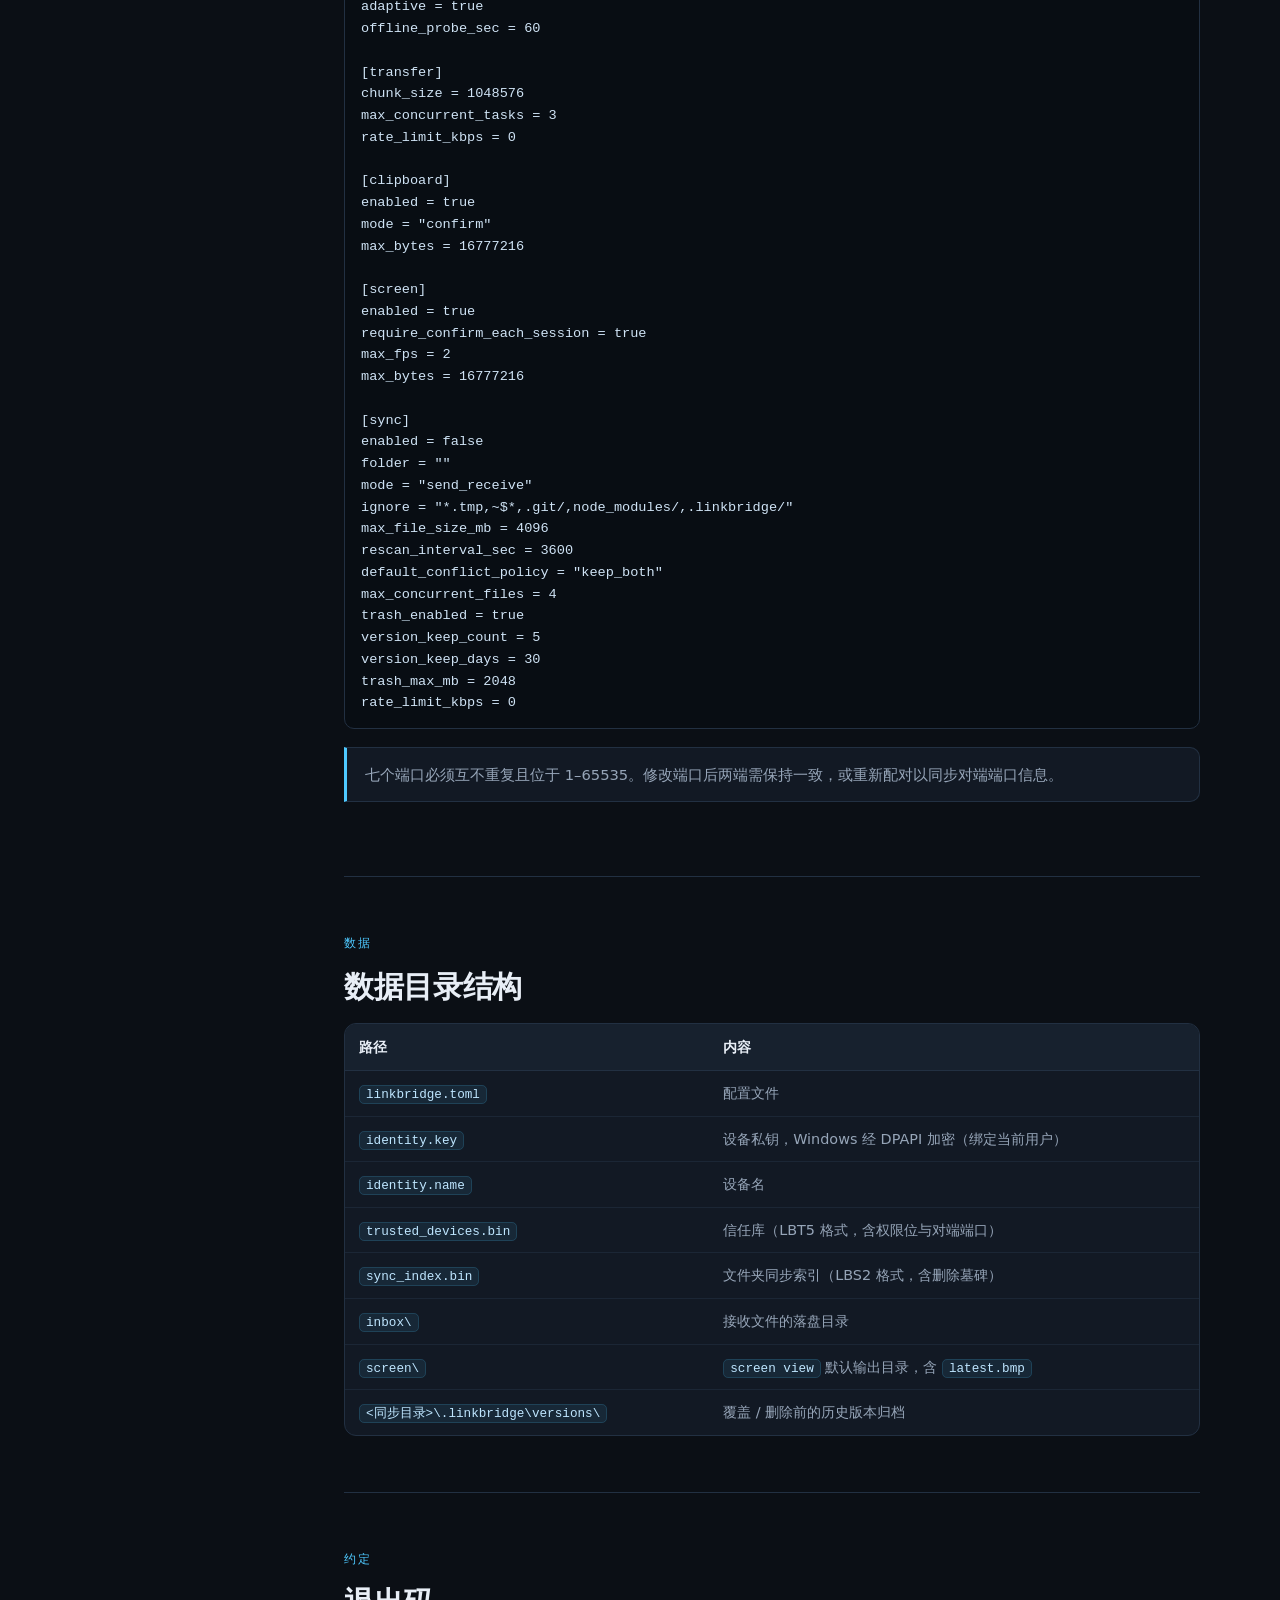
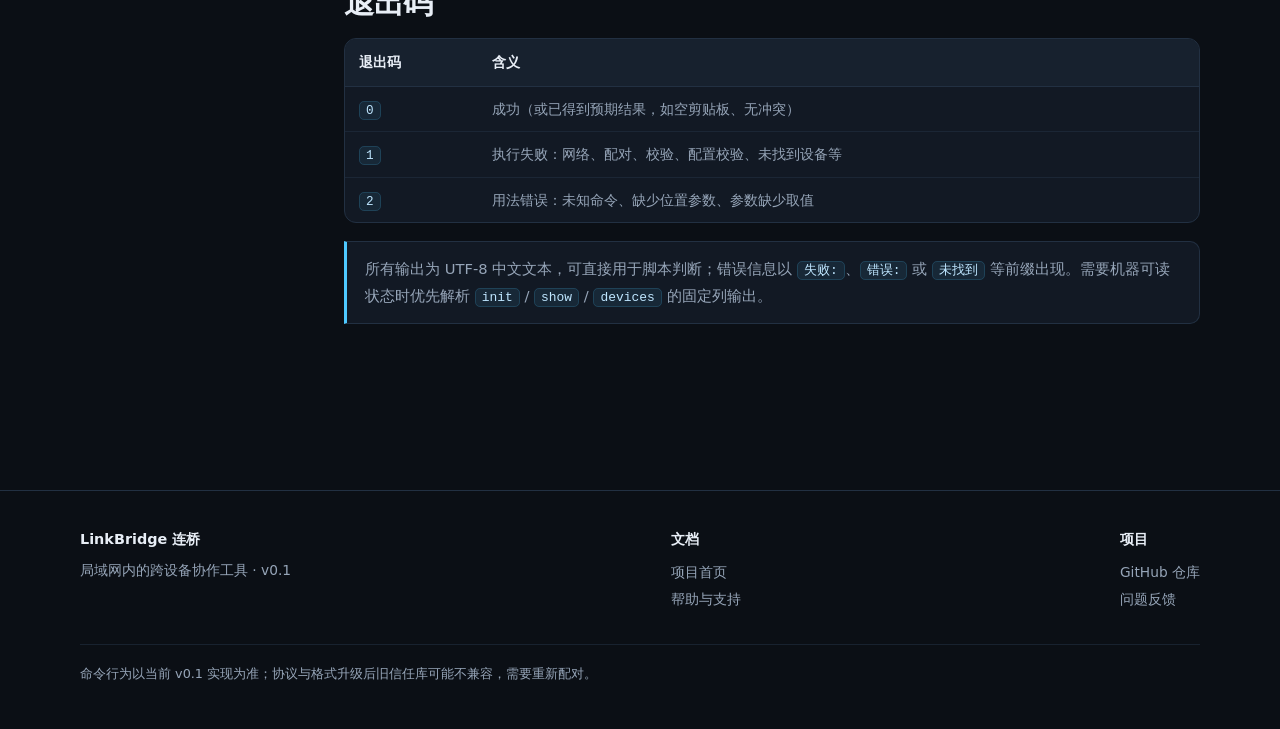
<file: docs/clidoc.html>
<!-- Generated by Trae Work -->
<!DOCTYPE html>
<html lang="zh-CN">
<head>
<meta charset="UTF-8">
<meta name="viewport" content="width=device-width, initial-scale=1">
<title>CLI 命令参考 — LinkBridge</title>
<meta name="description" content="LinkBridge 控制台命令参考：全局参数、init / code / pair / send / clip / screen / sync / daemon 各命令用法、配置文件默认值与数据目录结构。">
<link rel="stylesheet" href="style.css">
</head>
<body>

<header class="site-header">
  <div class="wrap">
    <a class="brand" href="index.html"><span class="brand-mark"></span>LinkBridge <small>连桥</small></a>
    <nav class="nav">
      <a href="index.html">首页</a>
      <a href="clidoc.html" class="active" aria-current="page">CLI 文档</a>
      <a href="support.html">帮助与支持</a>
    </nav>
    <div class="header-right">
      <a href="https://github.com/dxx114514-stack/linkbridge" target="_blank" rel="noopener">GitHub ↗</a>
    </div>
  </div>
</header>

<div class="wrap doc-layout">
  <aside class="doc-nav">
    <h4>本页目录</h4>
    <a href="#usage">调用方式</a>
    <a href="#commands">命令总览</a>
    <a class="sub" href="#init">init / show / devices</a>
    <a class="sub" href="#code">code</a>
    <a class="sub" href="#pair">pair</a>
    <a class="sub" href="#send">send</a>
    <a class="sub" href="#clip">clip</a>
    <a class="sub" href="#screen">screen</a>
    <a class="sub" href="#sync">sync</a>
    <a class="sub" href="#perms">perms / notify</a>
    <a class="sub" href="#daemon">daemon</a>
    <a href="#config">配置文件</a>
    <a href="#data">数据目录</a>
    <a href="#exit">退出码</a>
  </aside>

  <main class="doc-body">

    <!-- ========== 调用方式 ========== -->
    <section class="section" id="usage">
      <div class="kicker">参考</div>
      <h2>调用方式</h2>
      <p>所有命令共用一个可执行文件 <code>linkbridge</code>。全局参数必须写在命令之前；命令名与位置参数区分大小写（命令本身为小写）。</p>

      <div class="syntax">linkbridge [--data-dir DIR] [--config FILE] [--name NAME] [--auto-accept] [--duration N] &lt;命令&gt; [参数...]</div>

      <div class="table-wrap">
        <table>
          <thead><tr><th>全局参数</th><th>说明</th><th>默认</th></tr></thead>
          <tbody>
            <tr><td><code>--data-dir DIR</code></td><td>数据目录，存放身份、配置、信任库、索引与接收文件</td><td><code>%LOCALAPPDATA%\LinkBridge</code></td></tr>
            <tr><td><code>--config FILE</code></td><td>指定配置文件路径</td><td><code>&lt;数据目录&gt;\linkbridge.toml</code></td></tr>
            <tr><td><code>--name NAME</code></td><td>覆盖配置中的设备名，仅本次进程有效</td><td>配置文件 / 系统主机名</td></tr>
            <tr><td><code>--auto-accept</code></td><td>跳过配对、剪贴板、屏幕查看的人工确认</td><td>关闭</td></tr>
            <tr><td><code>--duration N</code></td><td>运行或等待秒数，作用于 <code>code</code>、<code>daemon</code>、<code>screen view</code></td><td><code>300</code></td></tr>
            <tr><td><code>-h</code>, <code>--help</code></td><td>打印用法并退出</td><td>—</td></tr>
          </tbody>
        </table>
      </div>

      <div class="callout warn">
        <p><strong><code>--duration</code> 同样约束 <code>daemon</code>。</strong> 默认 300 秒，到点后进程会正常停止。需要长期常驻时显式传入更大的值，例如 <code>--duration 86400</code>（一天）。</p>
      </div>

      <div class="callout">
        <p>首次运行任何命令时，若配置文件不存在会自动写入默认配置并打印 <code>已生成默认配置: …</code>。所有命令启动时会打印一行版本横幅与分隔线。</p>
      </div>
    </section>

    <!-- ========== 命令总览 ========== -->
    <section class="section" id="commands">
      <div class="kicker">命令</div>
      <h2>命令总览</h2>

      <div class="table-wrap">
        <table>
          <thead><tr><th>命令</th><th>用途</th></tr></thead>
          <tbody>
            <tr><td><code>init</code></td><td>初始化配置与设备身份，打印身份与配置摘要</td></tr>
            <tr><td><code>show</code></td><td>显示本机身份、配置与受信任设备</td></tr>
            <tr><td><code>devices</code></td><td>列出受信任设备</td></tr>
            <tr><td><code>code</code></td><td>生成 6 位配对码并等待对端配对（默认 300 秒）</td></tr>
            <tr><td><code>pair &lt;ip&gt; &lt;码&gt;</code></td><td>向指定 IP 发起配对</td></tr>
            <tr><td><code>send &lt;设备&gt; &lt;文件&gt; [远端名]</code></td><td>向受信任设备发送文件</td></tr>
            <tr><td><code>clip status | get</code></td><td>查看剪贴板同步配置 / 读取本地剪贴板</td></tr>
            <tr><td><code>clip push &lt;设备|all&gt; &lt;文本&gt;</code></td><td>推送文本到指定设备或全部在线设备</td></tr>
            <tr><td><code>screen status</code></td><td>查看屏幕共享配置与通道端口</td></tr>
            <tr><td><code>screen view &lt;设备&gt; [目录]</code></td><td>只读查看对端屏幕，最新帧写为 BMP</td></tr>
            <tr><td><code>sync status</code></td><td>查看文件夹同步配置与索引状态</td></tr>
            <tr><td><code>sync once &lt;设备|all&gt;</code></td><td>立即执行一次文件夹同步</td></tr>
            <tr><td><code>sync conflicts</code></td><td>列出未解决的冲突</td></tr>
            <tr><td><code>sync resolve &lt;路径&gt; &lt;策略&gt;</code></td><td>解决指定冲突</td></tr>
            <tr><td><code>sync history [路径]</code></td><td>列出回收站中的历史版本</td></tr>
            <tr><td><code>sync restore &lt;路径&gt; [版本ID]</code></td><td>恢复历史版本</td></tr>
            <tr><td><code>perms [设备]</code></td><td>列出设备权限总览；指定设备时逐项显示</td></tr>
            <tr><td><code>perms &lt;设备&gt; &lt;权限&gt; &lt;on|off&gt;</code></td><td>单独开关某项权限，即时生效并写入审计日志</td></tr>
            <tr><td><code>perms log</code></td><td>查看最近的权限变更审计日志</td></tr>
            <tr><td><code>notify status</code></td><td>显示通知镜像配置、预设动作与通道端口</td></tr>
            <tr><td><code>daemon</code></td><td>启动全部监听、心跳与后台服务并持续运行</td></tr>
          </tbody>
        </table>
      </div>
    </section>

    <!-- ========== init / show / devices ========== -->
    <section class="section" id="init">
      <div class="kicker">命令</div>
      <h2>init / show / devices</h2>

      <div class="cmd">
        <div class="cmd-head"><h3>linkbridge init</h3><span class="badge accent">初始化</span></div>
        <p>创建数据目录、生成设备身份（首次）与默认配置，随后打印身份摘要、配置摘要与 <code>初始化完成。</code>。重复执行是安全的，不会覆盖已有身份。</p>
        <div class="label">输出示例</div>
        <pre><code>设备名: DESKTOP-ABC
设备 ID: 3f1c9a72d5e04b18
身份指纹: 1A2B-3C4D-5E6F
平台: Windows
数据目录: C:\Users\me\AppData\Local\LinkBridge
配对端口: 45710  心跳端口: 45711  传输端口: 45713  剪贴板端口: 45714  屏幕共享端口: 45715  文件夹同步端口: 45716

设备名: DESKTOP-ABC
配对端口: 45710  心跳端口: 45711  SSH 端口: 45712  ...
心跳: 基础 30s / 上限 300s / 失败阈值 3 / 自适应 开

初始化完成。</code></pre>
      </div>

      <div class="cmd">
        <div class="cmd-head"><h3>linkbridge show</h3><span class="badge">诊断</span></div>
        <p>与 <code>init</code> 相同的身份与配置摘要，并追加受信任设备列表。</p>
      </div>

      <div class="cmd">
        <div class="cmd-head"><h3>linkbridge devices</h3><span class="badge">诊断</span></div>
        <p>仅列出信任库内容。<code>pair</code>、<code>send</code>、<code>clip push</code>、<code>screen view</code>、<code>sync once</code> 中的 <code>&lt;设备&gt;</code> 可填设备名或设备 ID，设备名匹配不区分大小写。</p>
        <div class="label">输出示例</div>
        <pre><code>设备名             设备 ID        平台       最近 IP              配对时间
Windows-PC         a1b2c3d4e5f60718  windows    192.168.1.20        1761273600
V2284A             b89bc78fdb46ece3  android    192.168.1.34        1761296400</code></pre>
        <p style="font-size:.82rem;">最后一列为 Unix 秒级时间戳。尚未配对时输出 <code>尚未添加受信任设备。</code>。</p>
      </div>
    </section>

    <!-- ========== code ========== -->
    <section class="section" id="code">
      <div class="kicker">命令</div>
      <h2>code</h2>

      <div class="cmd">
        <div class="cmd-head"><h3>linkbridge code</h3><span class="badge accent">响应方</span></div>
        <div class="syntax">linkbridge [--duration N] code</div>
        <p>生成一个 6 位数字配对码（默认 5 分钟有效、最多 3 次尝试、配对成功后立即作废），启动监听并在 <code>--duration</code> 内等待对端接入。配对完成会打印 <code>[配对成功] 设备名 (设备ID) 指纹 …</code> 并列出信任库。</p>
        <p>本命令会打印建议在对端执行的完整命令，其中包含本机数据目录。</p>
        <div class="label">输出示例</div>
        <pre><code>配对码: 418302
有效期 300 秒，单次有效（最多 3 次尝试）。请在对端执行:
    linkbridge --data-dir &lt;C:\Users\me\AppData\Local\LinkBridge&gt; pair &lt;本机IP&gt; 418302
本机 IP 可用 `ipconfig` 查看；等待对端连接中...

[配对成功] V2284A (b89bc78fdb46ece3)  指纹 89C9-4009-5D89

配对完成。</code></pre>
      </div>
    </section>

    <!-- ========== pair ========== -->
    <section class="section" id="pair">
      <div class="kicker">命令</div>
      <h2>pair</h2>

      <div class="cmd">
        <div class="cmd-head"><h3>linkbridge pair &lt;ip&gt; &lt;配对码&gt;</h3><span class="badge accent">发起方</span></div>
        <p>向指定 IP 的配对端口发起配对。默认使用本机配置的 <code>network.pair_port</code> 作为对端端口 —— 两端端口不一致时配对会失败（见<a href="support.html#limits">已知限制</a>）。</p>
        <p>默认需要人工确认：控制台会打印对端名称、设备 ID、平台与指纹，输入 <code>y</code> 接受。使用 <code>--auto-accept</code> 可跳过（仅建议测试使用）。</p>
        <div class="label">示例</div>
        <pre><code>linkbridge pair 192.168.1.20 418302

正在向 192.168.1.20:45710 发起配对...

[配对请求]
  设备名 : Windows-PC
  设备 ID: a1b2c3d4e5f60718
  平台   : windows
  指纹   : 1A2B-3C4D-5E6F
请与对端屏幕上的指纹逐位比对，一致才接受。接受配对? (y/N): y

[配对成功] Windows-PC (a1b2c3d4e5f60718)  指纹 1A2B-3C4D-5E6F
配对成功，对方已加入受信任设备。</code></pre>
      </div>
    </section>

    <!-- ========== send ========== -->
    <section class="section" id="send">
      <div class="kicker">命令</div>
      <h2>send</h2>

      <div class="cmd">
        <div class="cmd-head"><h3>linkbridge send &lt;设备&gt; &lt;本地文件&gt; [远端文件名]</h3><span class="badge accent">传输</span></div>
        <p>把本地文件发送到对端的接收目录（<code>&lt;数据目录&gt;\inbox</code>）。省略远端文件名时沿用本地文件名。传输过程按 10% 粒度打印进度，完成后打印目标路径。</p>
        <div class="label">示例</div>
        <pre><code>linkbridge send "Windows-PC" .\hello.txt

正在向 Windows-PC (a1b2c3d4e5f60718) 发送 .\hello.txt ...
[发送] hello.txt  100%  38 B / 38 B
[发送完成] hello.txt  38 B  → C:\Users\me\AppData\Local\LinkBridge\inbox\hello.txt

发送完成。</code></pre>
        <p style="font-size:.82rem;">目标不存在时报 <code>未找到受信任设备</code>；网络或校验失败时返回退出码 1。</p>
      </div>
    </section>

    <!-- ========== clip ========== -->
    <section class="section" id="clip">
      <div class="kicker">命令</div>
      <h2>clip</h2>

      <div class="cmd">
        <div class="cmd-head"><h3>linkbridge clip status</h3><span class="badge">诊断</span></div>
        <p>打印同步开关、确认模式、体积上限与通道端口，并读取一次本地剪贴板：文本直接输出，图片显示 DIB 体积。</p>
        <div class="label">输出示例</div>
        <pre><code>剪贴板同步: 启用  模式: confirm  上限: 16.00 MiB  通道端口: 45714
clipboard-from-windows-123</code></pre>
      </div>

      <div class="cmd">
        <div class="cmd-head"><h3>linkbridge clip get</h3><span class="badge">读取</span></div>
        <p>只输出本地剪贴板内容，不打印配置。内容为空或类型不受支持时输出 <code>当前剪贴板为空，或为不支持的类型（仅文本与图片）。</code></p>
      </div>

      <div class="cmd">
        <div class="cmd-head"><h3>linkbridge clip push &lt;设备|all&gt; &lt;文本&gt;</h3><span class="badge accent">推送</span></div>
        <p>把文本推送到受信任设备。<code>all</code> 表示所有具备剪贴板权限且已学习到 IP 的设备，输出推送成功的数量。目标端为 <code>confirm</code> 模式时会先弹确认，拒绝则推送失败。</p>
        <div class="label">示例</div>
        <pre><code>linkbridge clip push "V2284A" clipboard-from-windows-123
已推送到 V2284A。

linkbridge clip push all "同一段文本"
已推送到 2 台设备。</code></pre>
      </div>
    </section>

    <!-- ========== screen ========== -->
    <section class="section" id="screen">
      <div class="kicker">命令</div>
      <h2>screen</h2>

      <div class="cmd">
        <div class="cmd-head"><h3>linkbridge screen status</h3><span class="badge">诊断</span></div>
        <p>打印屏幕共享开关、是否每会话确认、帧率上限、单帧上限与通道端口。</p>
        <div class="label">输出示例</div>
        <pre><code>屏幕共享: 启用  每会话确认: 是  帧率: 2 fps  单帧上限: 16.00 MiB  通道端口: 45715</code></pre>
      </div>

      <div class="cmd">
        <div class="cmd-head"><h3>linkbridge screen view &lt;设备&gt; [输出目录]</h3><span class="badge accent">只读</span></div>
        <p>请求查看对端屏幕，持续 <code>--duration</code> 秒（默认 300）。每收到一帧就把最新画面写为 <code>latest.bmp</code>。省略输出目录时写入 <code>&lt;数据目录&gt;\screen</code>。对端需授权（或本机加 <code>--auto-accept</code> / 对端开启自动接受）。</p>
        <div class="label">示例</div>
        <pre><code>linkbridge screen view "V2284A" .\frames --duration 12

正在向 V2284A (b89bc78fdb46ece3) 请求只读屏幕查看，最长 12 秒...

共接收 5 帧，累计 39.55 MiB，最新帧: F:\syncbridge\.tmp\frames\latest.bmp</code></pre>
        <p style="font-size:.82rem;">一帧都没收到时返回退出码 1。帧为原始 32 位 DIB（含 40 字节 <code>BITMAPINFOHEADER</code>），可用画图、Photoshop 或 <code>ffmpeg</code> 打开 / 转换。</p>
      </div>
    </section>

    <!-- ========== sync ========== -->
    <section class="section" id="sync">
      <div class="kicker">命令</div>
      <h2>sync</h2>

      <div class="cmd">
        <div class="cmd-head"><h3>linkbridge sync status</h3><span class="badge">诊断</span></div>
        <p>打印开关、模式、端口、同步文件夹、扫描间隔、单文件上限、冲突策略、回收站配额、限速、忽略规则、索引条目数与未解决冲突数。</p>
        <div class="label">输出示例</div>
        <pre><code>文件夹同步: 启用  模式: send_receive  通道端口: 45716
同步文件夹: D:\Share
扫描间隔: 3600 秒  单文件上限: 4.00 GiB  冲突策略: keep_both
回收站: 启用  保留版本: 5 个 / 30 天 / 2.00 GiB
限速: 不限速
忽略规则: *.tmp,~$*,.git/,node_modules/,.linkbridge/
索引条目: 3（文件夹存在）
未解决冲突: 0</code></pre>
      </div>

      <div class="cmd">
        <div class="cmd-head"><h3>linkbridge sync once &lt;设备|all&gt;</h3><span class="badge accent">同步</span></div>
        <p>立即与指定设备执行一次完整同步（需要 <code>[sync].enabled = true</code> 且已配置 <code>folder</code>）。<code>all</code> 表示所有具备同步权限且已学习到 IP 的设备。两端同步模式必须一致，否则握手阶段直接拒绝。</p>
        <div class="label">输出示例</div>
        <pre><code>linkbridge sync once "V2284A"

正在与 V2284A (b89bc78fdb46ece3) 同步...
同步完成：发出 3 个、接收 0 个、删除 0 个、冲突 0 个，共 55 B</code></pre>
      </div>

      <div class="cmd">
        <div class="cmd-head"><h3>linkbridge sync conflicts</h3><span class="badge">冲突</span></div>
        <p>列出未解决的冲突（原文件与冲突副本路径、哈希、时间）。没有冲突时输出 <code>没有未解决的同步冲突。</code></p>
      </div>

      <div class="cmd">
        <div class="cmd-head"><h3>linkbridge sync resolve &lt;路径&gt; &lt;策略&gt;</h3><span class="badge">冲突</span></div>
        <p>解决指定冲突。策略三选一：</p>
        <ul style="color: var(--muted); font-size: .92rem;">
          <li><code>keep_local</code> —— 归档并删除冲突副本，保留本地版本</li>
          <li><code>keep_remote</code> —— 归档本地文件，用最新副本覆盖</li>
          <li><code>keep_both</code> —— 保留两个文件并清除冲突标记</li>
        </ul>
        <p style="font-size:.82rem;">解决动作只在本端生效；对端的冲突标记需在对端同样处理，当前没有“已解决”同步协议。</p>
      </div>

      <div class="cmd">
        <div class="cmd-head"><h3>linkbridge sync history [路径]</h3><span class="badge">版本</span></div>
        <p>列出回收站中的历史版本。省略路径时列出全部；每项包含版本 ID、归档时间与体积。</p>
      </div>

      <div class="cmd">
        <div class="cmd-head"><h3>linkbridge sync restore &lt;路径&gt; [版本ID]</h3><span class="badge">版本</span></div>
        <p>恢复历史版本。省略版本 ID 时取最新版本；恢复前会把当前文件再次归档。恢复视为本端修改，下一次同步会传播给对端。</p>
        <div class="label">输出示例</div>
        <pre><code>已恢复 docs\b.txt（最新版本）；下一次同步会把恢复后的内容传播给对端。</code></pre>
      </div>
    </section>

    <!-- ========== perms / notify ========== -->
    <section class="section" id="perms">
      <div class="kicker">命令</div>
      <h2>perms / notify</h2>

      <div class="cmd">
        <div class="cmd-head"><h3>linkbridge perms [设备]</h3><span class="badge">权限</span></div>
        <div class="syntax">linkbridge perms [设备名|设备ID]</div>
        <p>不带参数时列出每台设备及 8 个权限位的开关状态；指定设备时逐项显示名称、说明与当前状态。</p>
        <div class="label">输出示例</div>
        <pre><code>V2284A (b89bc78fdb46ece3)  掩码 0x0000005f
  file_transfer    on  文件互传
  clipboard        on  剪贴板
  remote_fs        off 远程文件
  screen_control   off 屏幕控制
  screen_share     on  屏幕共享
  sync             on  文件夹同步
  notify_mirror    on  通知镜像
  notify_action    off 通知动作</code></pre>
      </div>

      <div class="cmd">
        <div class="cmd-head"><h3>linkbridge perms &lt;设备&gt; &lt;权限&gt; &lt;on|off&gt;</h3><span class="badge accent">变更</span></div>
        <div class="syntax">linkbridge perms V2284A notify_action on</div>
        <p>单独开关某项权限。变更立即落盘并生效，随后追加一条审计记录（旧掩码 → 新掩码、变更项）。</p>
        <div class="callout warn">
          <p><strong>通知动作（<code>notify_action</code>）属于敏感权限。</strong> 开启后对端点击镜像通知即可在本机打开应用或按预设坐标点击，请仅对完全可信的设备开启。</p>
        </div>
      </div>

      <div class="cmd">
        <div class="cmd-head"><h3>linkbridge perms log</h3><span class="badge">审计</span></div>
        <div class="syntax">linkbridge perms log</div>
        <p>打印最近的权限变更记录（时间均为 UTC，最多 200 条；磁盘上保留最近 500 行于 <code>permissions.log</code>）。</p>
      </div>

      <div class="cmd">
        <div class="cmd-head"><h3>linkbridge notify status</h3><span class="badge">诊断</span></div>
        <div class="syntax">linkbridge notify status</div>
        <p>显示通知镜像开关、去重窗口、文本上限、预设动作（<code>open_app</code> / <code>tap</code> / <code>none</code>）、动作坐标与延时、自动执行开关、忽略应用以及监听端口（默认 45717）。</p>
      </div>
    </section>

    <!-- ========== daemon ========== -->
    <section class="section" id="daemon">
      <div class="kicker">命令</div>
      <h2>daemon</h2>

      <div class="cmd">
        <div class="cmd-head"><h3>linkbridge daemon</h3><span class="badge accent">常驻</span></div>
        <div class="syntax">linkbridge daemon [--duration N]</div>
        <p>启动配对、心跳、传输、剪贴板、屏幕共享、文件夹同步与通知镜像的监听，周期探测受信任设备。每 10 秒打印一次设备在线状态与心跳统计，按 <kbd>Ctrl+C</kbd> 退出。</p>
        <div class="label">输出示例</div>
        <pre><code>服务已启动；配对端口 45710，心跳端口 45711，传输端口 45713，剪贴板端口 45714，屏幕共享端口 45715，文件夹同步端口 45716。
心跳间隔 30 秒；剪贴板同步 启用（模式 confirm）；屏幕共享 启用（只读查看）；文件夹同步 启用。
同步文件夹: D:\Share（模式 send_receive，每 3600 秒全量扫描）
接收目录: C:\Users\me\AppData\Local\LinkBridge\inbox
按 Ctrl+C 退出。

设备名             设备 ID        平台       在线状态             最近 IP
V2284A             b89bc78fdb46ece3  android    在线                 192.168.1.34
  [心跳统计] 成功 12 次 / 失败 0 次</code></pre>
        <div class="callout warn">
          <p><strong>线上状态依赖 daemon。</strong> 未运行 <code>daemon</code> 时，<code>devices</code> 只能显示“需 daemon 实时判定”；<code>sync once all</code> 与 <code>clip push all</code> 也依赖心跳学习到的 IP。</p>
        </div>
      </div>
    </section>

    <!-- ========== 配置文件 ========== -->
    <section class="section" id="config">
      <div class="kicker">配置</div>
      <h2>配置文件</h2>
      <p>配置为 TOML，默认位于 <code>&lt;数据目录&gt;\linkbridge.toml</code>。全部取值来自文件，不读取环境变量。首次运行会自动生成以下内容，<code>[sync]</code> 默认关闭。</p>

      <pre><code>[identity]
# 设备名留空则使用系统主机名
device_name = ""

[network]
pair_port = 45710
heartbeat_port = 45711
ssh_port = 45712
transfer_port = 45713
clipboard_port = 45714
screen_port = 45715
sync_port = 45716
bind_addr = "0.0.0.0"
connect_timeout_ms = 5000

[heartbeat]
interval_sec = 30
max_interval_sec = 300
max_failures = 3
adaptive = true
offline_probe_sec = 60

[transfer]
chunk_size = 1048576
max_concurrent_tasks = 3
rate_limit_kbps = 0

[clipboard]
enabled = true
mode = "confirm"
max_bytes = 16777216

[screen]
enabled = true
require_confirm_each_session = true
max_fps = 2
max_bytes = 16777216

[sync]
enabled = false
folder = ""
mode = "send_receive"
ignore = "*.tmp,~$*,.git/,node_modules/,.linkbridge/"
max_file_size_mb = 4096
rescan_interval_sec = 3600
default_conflict_policy = "keep_both"
max_concurrent_files = 4
trash_enabled = true
version_keep_count = 5
version_keep_days = 30
trash_max_mb = 2048
rate_limit_kbps = 0</code></pre>

      <div class="callout">
        <p>七个端口必须互不重复且位于 1–65535。修改端口后两端需保持一致，或重新配对以同步对端端口信息。</p>
      </div>
    </section>

    <!-- ========== 数据目录 ========== -->
    <section class="section" id="data">
      <div class="kicker">数据</div>
      <h2>数据目录结构</h2>

      <div class="table-wrap">
        <table>
          <thead><tr><th>路径</th><th>内容</th></tr></thead>
          <tbody>
            <tr><td><code>linkbridge.toml</code></td><td>配置文件</td></tr>
            <tr><td><code>identity.key</code></td><td>设备私钥，Windows 经 DPAPI 加密（绑定当前用户）</td></tr>
            <tr><td><code>identity.name</code></td><td>设备名</td></tr>
            <tr><td><code>trusted_devices.bin</code></td><td>信任库（LBT5 格式，含权限位与对端端口）</td></tr>
            <tr><td><code>sync_index.bin</code></td><td>文件夹同步索引（LBS2 格式，含删除墓碑）</td></tr>
            <tr><td><code>inbox\</code></td><td>接收文件的落盘目录</td></tr>
            <tr><td><code>screen\</code></td><td><code>screen view</code> 默认输出目录，含 <code>latest.bmp</code></td></tr>
            <tr><td><code>&lt;同步目录&gt;\.linkbridge\versions\</code></td><td>覆盖 / 删除前的历史版本归档</td></tr>
          </tbody>
        </table>
      </div>
    </section>

    <!-- ========== 退出码 ========== -->
    <section class="section" id="exit">
      <div class="kicker">约定</div>
      <h2>退出码</h2>

      <div class="table-wrap">
        <table>
          <thead><tr><th>退出码</th><th>含义</th></tr></thead>
          <tbody>
            <tr><td><code>0</code></td><td>成功（或已得到预期结果，如空剪贴板、无冲突）</td></tr>
            <tr><td><code>1</code></td><td>执行失败：网络、配对、校验、配置校验、未找到设备等</td></tr>
            <tr><td><code>2</code></td><td>用法错误：未知命令、缺少位置参数、参数缺少取值</td></tr>
          </tbody>
        </table>
      </div>

      <div class="callout">
        <p>所有输出为 UTF-8 中文文本，可直接用于脚本判断；错误信息以 <code>失败:</code>、<code>错误:</code> 或 <code>未找到</code> 等前缀出现。需要机器可读状态时优先解析 <code>init</code> / <code>show</code> / <code>devices</code> 的固定列输出。</p>
      </div>
    </section>

  </main>
</div>

<footer class="site-footer">
  <div class="wrap">
    <div class="cols">
      <div><strong>LinkBridge 连桥</strong><span>局域网内的跨设备协作工具 · v0.1</span></div>
      <div><strong>文档</strong><a href="index.html">项目首页</a><a href="support.html">帮助与支持</a></div>
      <div><strong>项目</strong><a href="https://github.com/dxx114514-stack/linkbridge" target="_blank" rel="noopener">GitHub 仓库</a><a href="https://github.com/dxx114514-stack/linkbridge/issues" target="_blank" rel="noopener">问题反馈</a></div>
    </div>
    <div class="fine">命令行为以当前 v0.1 实现为准；协议与格式升级后旧信任库可能不兼容，需要重新配对。</div>
  </div>
</footer>

</body>
</html>
</file>
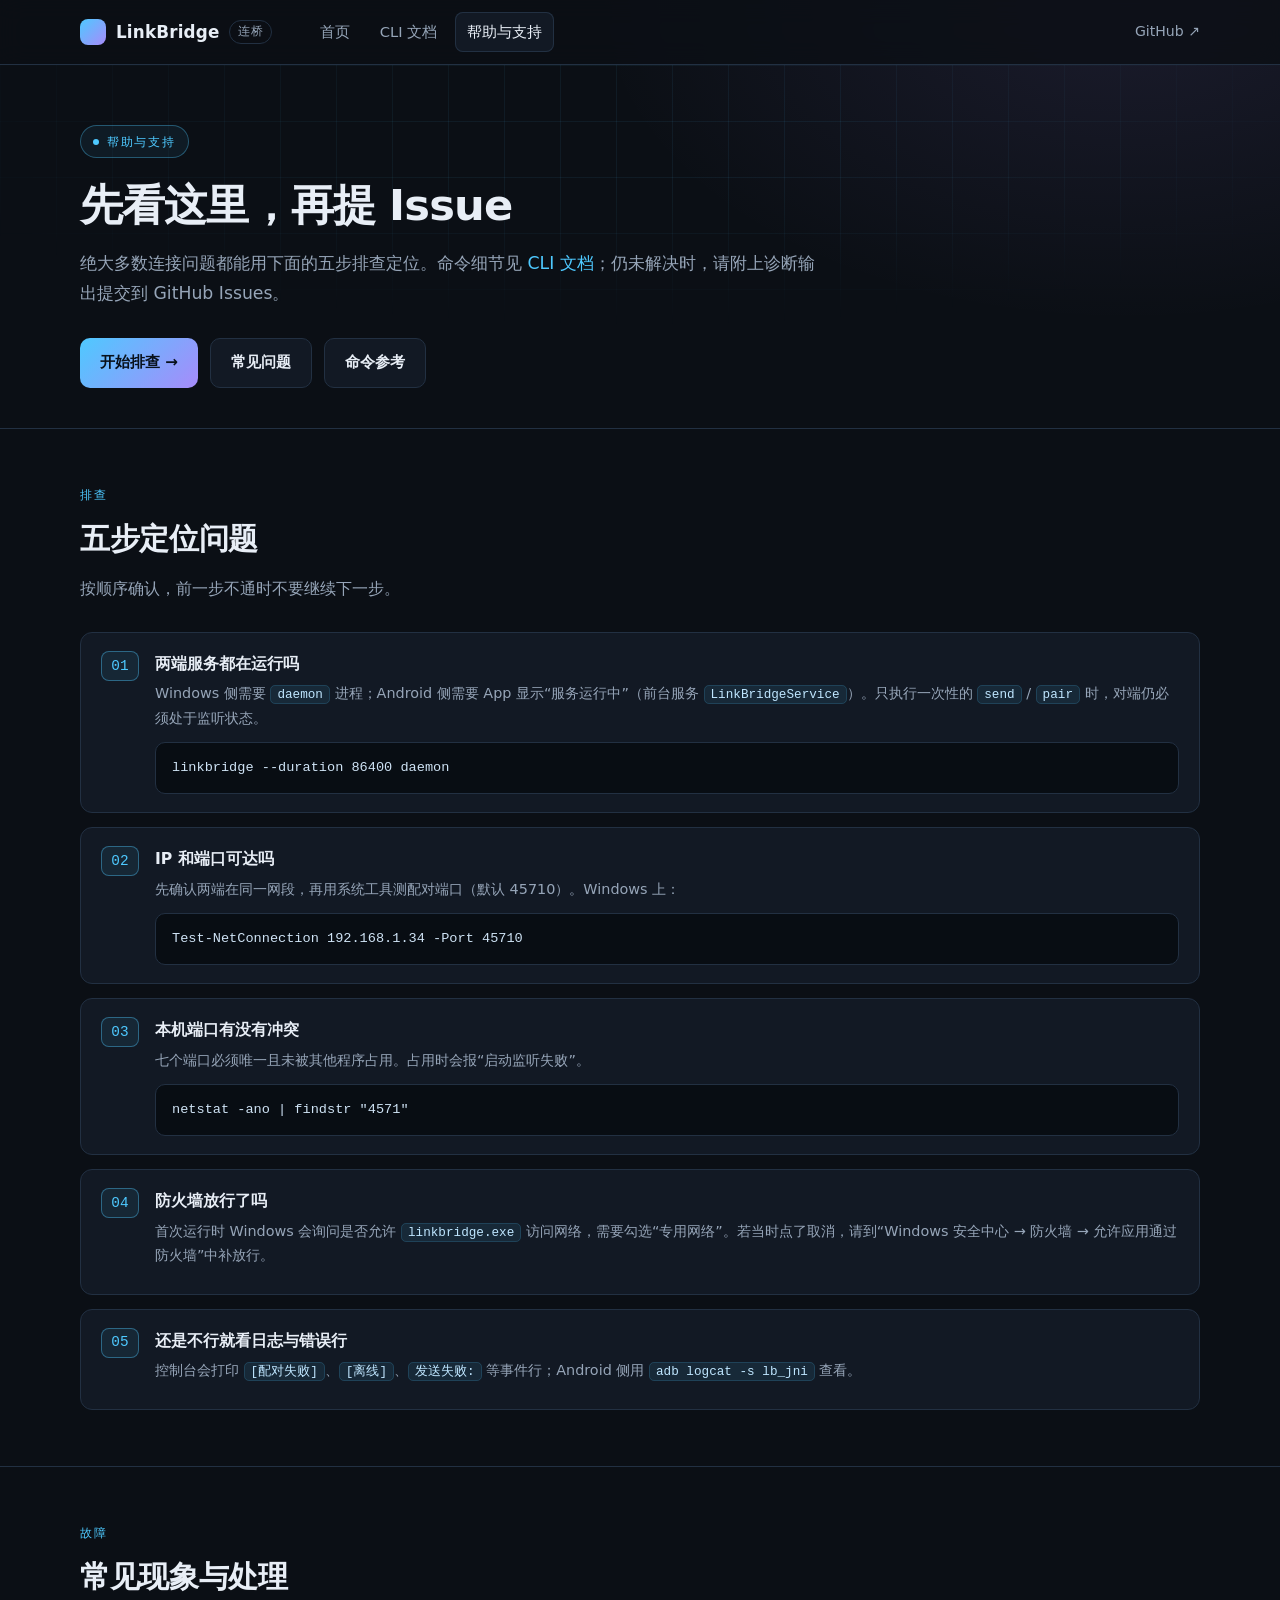
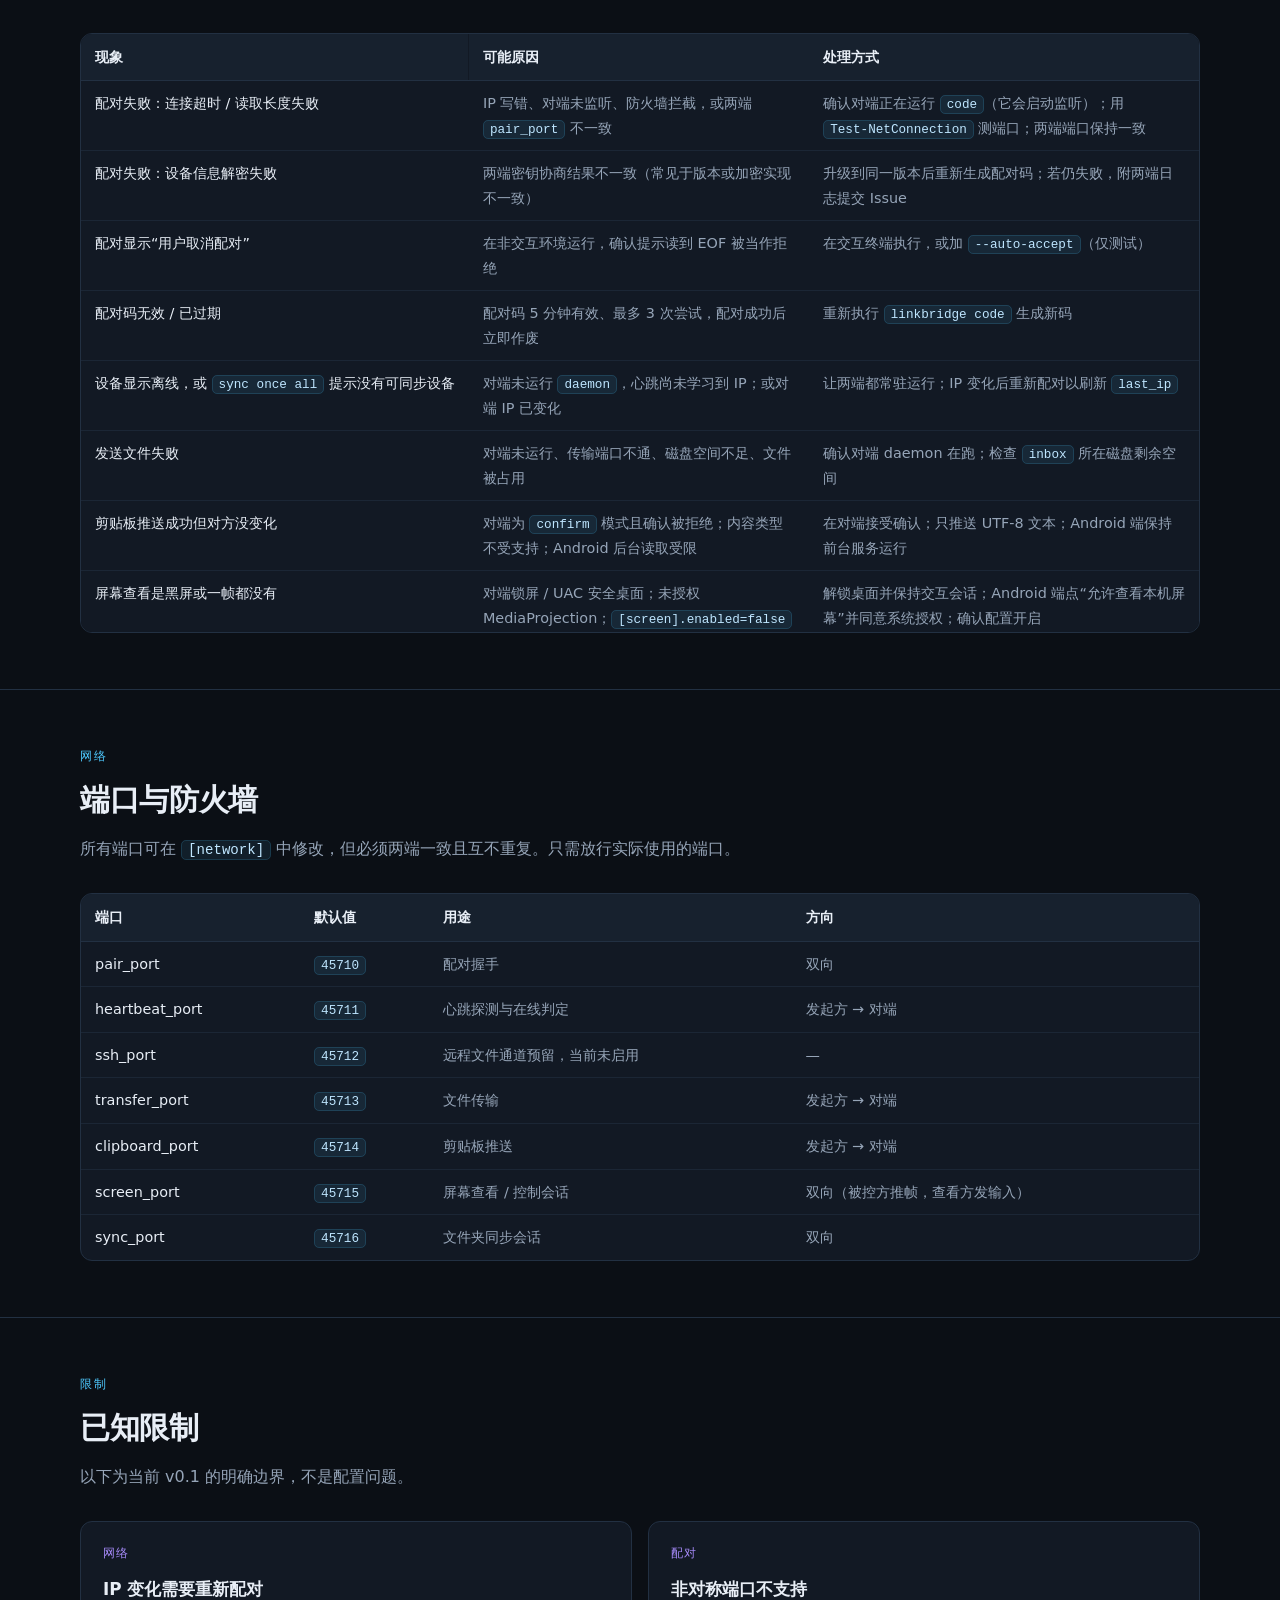
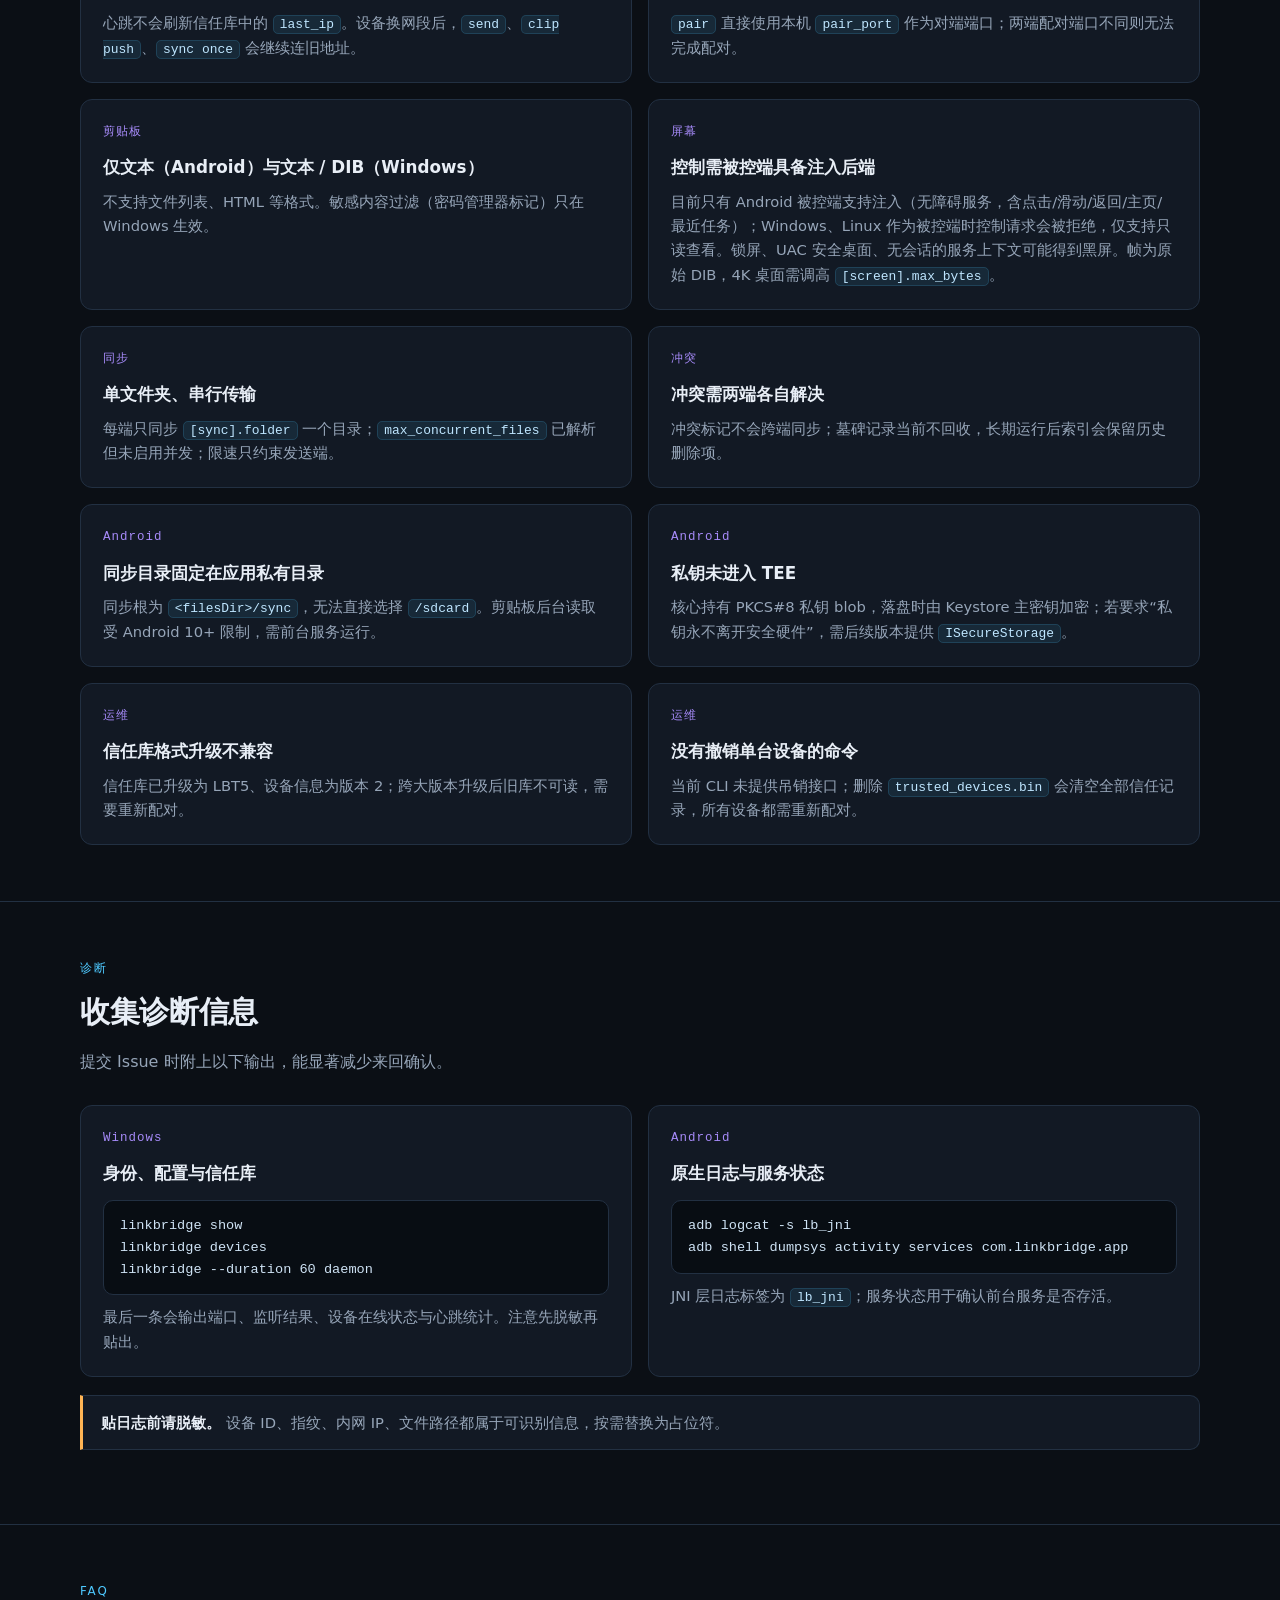
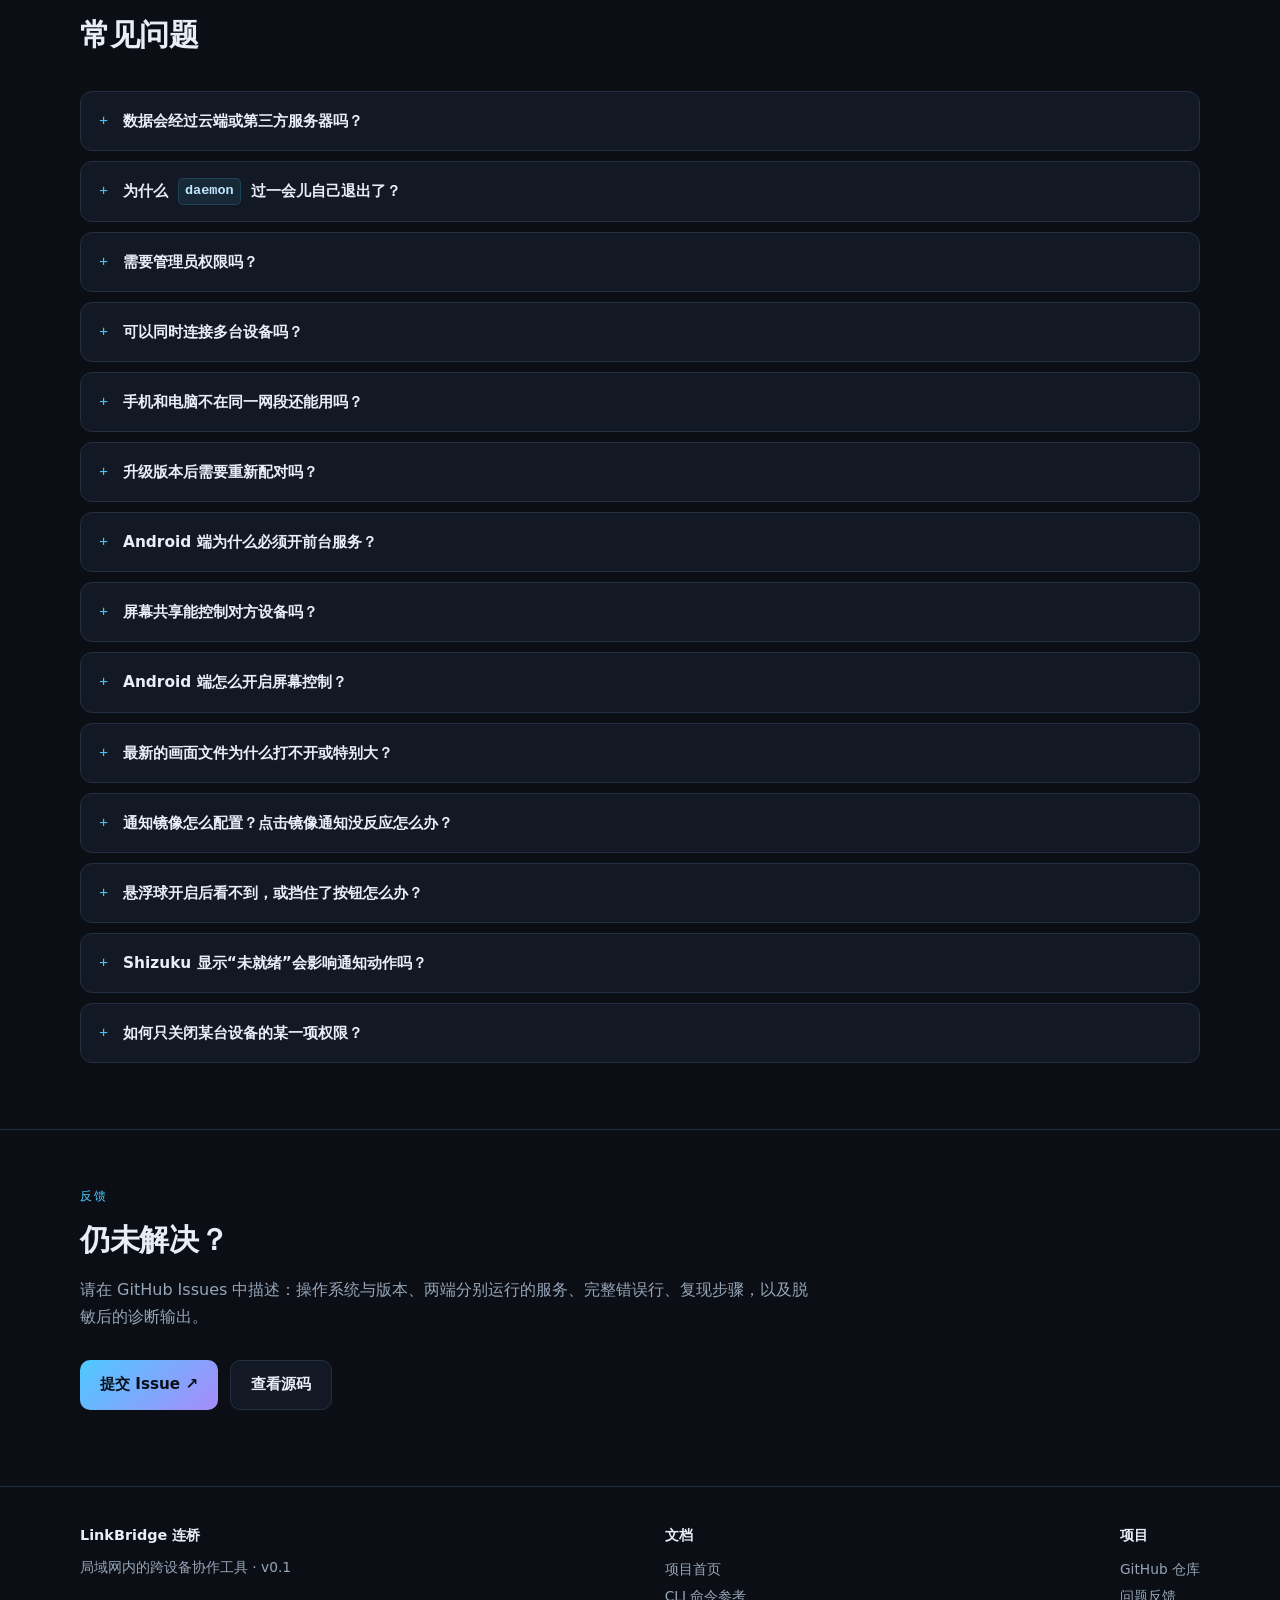
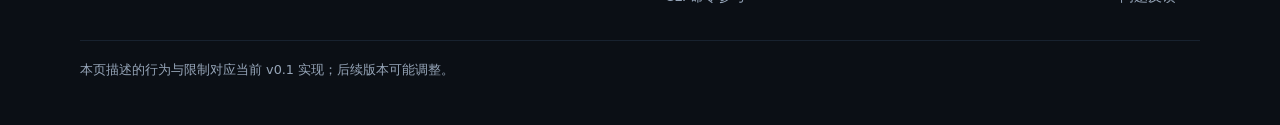
<file: docs/support.html>
<!-- Generated by Trae Work -->
<!DOCTYPE html>
<html lang="zh-CN">
<head>
<meta charset="UTF-8">
<meta name="viewport" content="width=device-width, initial-scale=1">
<title>帮助与支持 — LinkBridge</title>
<meta name="description" content="LinkBridge 帮助与支持：排障清单、常见故障处理、端口与防火墙、已知限制、日志诊断与常见问题。">
<link rel="stylesheet" href="style.css">
</head>
<body>

<header class="site-header">
  <div class="wrap">
    <a class="brand" href="index.html"><span class="brand-mark"></span>LinkBridge <small>连桥</small></a>
    <nav class="nav">
      <a href="index.html">首页</a>
      <a href="clidoc.html">CLI 文档</a>
      <a href="support.html" class="active" aria-current="page">帮助与支持</a>
    </nav>
    <div class="header-right">
      <a href="https://github.com/dxx114514-stack/linkbridge" target="_blank" rel="noopener">GitHub ↗</a>
    </div>
  </div>
</header>

<main>

<!-- ================= 标题 ================= -->
<section class="hero" style="padding: 60px 0 40px;">
  <div class="wrap">
    <span class="eyebrow">帮助与支持</span>
    <h1 style="font-size: clamp(1.9rem, 3.6vw, 2.7rem);">先看这里，再提 Issue</h1>
    <p class="lede">绝大多数连接问题都能用下面的五步排查定位。命令细节见 <a href="clidoc.html">CLI 文档</a>；仍未解决时，请附上诊断输出提交到 GitHub Issues。</p>
    <div class="hero-actions">
      <a class="btn btn-primary" href="#troubleshoot">开始排查 →</a>
      <a class="btn" href="#faq">常见问题</a>
      <a class="btn" href="clidoc.html">命令参考</a>
    </div>
  </div>
</section>

<!-- ================= 五步排查 ================= -->
<section class="section" id="troubleshoot">
  <div class="wrap">
    <div class="section-head">
      <div class="kicker">排查</div>
      <h2>五步定位问题</h2>
      <p>按顺序确认，前一步不通时不要继续下一步。</p>
    </div>

    <div class="steps">
      <div class="step">
        <div>
          <h3>两端服务都在运行吗</h3>
          <p>Windows 侧需要 <code>daemon</code> 进程；Android 侧需要 App 显示“服务运行中”（前台服务 <code>LinkBridgeService</code>）。只执行一次性的 <code>send</code> / <code>pair</code> 时，对端仍必须处于监听状态。</p>
          <pre><code>linkbridge --duration 86400 daemon</code></pre>
        </div>
      </div>
      <div class="step">
        <div>
          <h3>IP 和端口可达吗</h3>
          <p>先确认两端在同一网段，再用系统工具测配对端口（默认 45710）。Windows 上：</p>
          <pre><code>Test-NetConnection 192.168.1.34 -Port 45710</code></pre>
        </div>
      </div>
      <div class="step">
        <div>
          <h3>本机端口有没有冲突</h3>
          <p>七个端口必须唯一且未被其他程序占用。占用时会报“启动监听失败”。</p>
          <pre><code>netstat -ano | findstr "4571"</code></pre>
        </div>
      </div>
      <div class="step">
        <div>
          <h3>防火墙放行了吗</h3>
          <p>首次运行时 Windows 会询问是否允许 <code>linkbridge.exe</code> 访问网络，需要勾选“专用网络”。若当时点了取消，请到“Windows 安全中心 → 防火墙 → 允许应用通过防火墙”中补放行。</p>
        </div>
      </div>
      <div class="step">
        <div>
          <h3>还是不行就看日志与错误行</h3>
          <p>控制台会打印 <code>[配对失败]</code>、<code>[离线]</code>、<code>发送失败:</code> 等事件行；Android 侧用 <code>adb logcat -s lb_jni</code> 查看。</p>
        </div>
      </div>
    </div>
  </div>
</section>

<!-- ================= 常见故障 ================= -->
<section class="section">
  <div class="wrap">
    <div class="section-head">
      <div class="kicker">故障</div>
      <h2>常见现象与处理</h2>
    </div>

    <div class="table-wrap">
      <table>
        <thead>
          <tr><th>现象</th><th>可能原因</th><th>处理方式</th></tr>
        </thead>
        <tbody>
          <tr>
            <td>配对失败：连接超时 / 读取长度失败</td>
            <td>IP 写错、对端未监听、防火墙拦截，或两端 <code>pair_port</code> 不一致</td>
            <td>确认对端正在运行 <code>code</code>（它会启动监听）；用 <code>Test-NetConnection</code> 测端口；两端端口保持一致</td>
          </tr>
          <tr>
            <td>配对失败：设备信息解密失败</td>
            <td>两端密钥协商结果不一致（常见于版本或加密实现不一致）</td>
            <td>升级到同一版本后重新生成配对码；若仍失败，附两端日志提交 Issue</td>
          </tr>
          <tr>
            <td>配对显示“用户取消配对”</td>
            <td>在非交互环境运行，确认提示读到 EOF 被当作拒绝</td>
            <td>在交互终端执行，或加 <code>--auto-accept</code>（仅测试）</td>
          </tr>
          <tr>
            <td>配对码无效 / 已过期</td>
            <td>配对码 5 分钟有效、最多 3 次尝试，配对成功后立即作废</td>
            <td>重新执行 <code>linkbridge code</code> 生成新码</td>
          </tr>
          <tr>
            <td>设备显示离线，或 <code>sync once all</code> 提示没有可同步设备</td>
            <td>对端未运行 <code>daemon</code>，心跳尚未学习到 IP；或对端 IP 已变化</td>
            <td>让两端都常驻运行；IP 变化后重新配对以刷新 <code>last_ip</code></td>
          </tr>
          <tr>
            <td>发送文件失败</td>
            <td>对端未运行、传输端口不通、磁盘空间不足、文件被占用</td>
            <td>确认对端 daemon 在跑；检查 <code>inbox</code> 所在磁盘剩余空间</td>
          </tr>
          <tr>
            <td>剪贴板推送成功但对方没变化</td>
            <td>对端为 <code>confirm</code> 模式且确认被拒绝；内容类型不受支持；Android 后台读取受限</td>
            <td>在对端接受确认；只推送 UTF-8 文本；Android 端保持前台服务运行</td>
          </tr>
          <tr>
            <td>屏幕查看是黑屏或一帧都没有</td>
            <td>对端锁屏 / UAC 安全桌面；未授权 MediaProjection；<code>[screen].enabled=false</code></td>
            <td>解锁桌面并保持交互会话；Android 端点“允许查看本机屏幕”并同意系统授权；确认配置开启</td>
          </tr>
          <tr>
            <td>屏幕控制点击/滑动没有反应</td>
            <td>被控 Android 端未启用无障碍服务；或被控端为 Windows / Linux（无注入实现）；未授予屏幕控制权限</td>
            <td>在被控端“设置 → 无障碍”启用「连桥屏幕控制」并在应用内刷新状态；无人值守时在信任记录中授予控制权限</td>
          </tr>
          <tr>
            <td>同步没有任何变化</td>
            <td><code>[sync].enabled=false</code> 或 <code>folder</code> 为空；两端模式不一致；文件命中忽略规则</td>
            <td>执行 <code>sync status</code> 核对配置；两端设为相同模式；检查 <code>ignore</code></td>
          </tr>
          <tr>
            <td>同步产生冲突副本</td>
            <td>两端同时修改同一文件，按 <code>default_conflict_policy</code> 生成副本</td>
            <td>用 <code>sync conflicts</code> 查看，<code>sync resolve</code> 处理；对端也需同样处理</td>
          </tr>
          <tr>
            <td>Android 服务被系统杀掉</td>
            <td>省电策略限制后台；通知权限被拒导致前台服务异常</td>
            <td>允许通知与后台运行；重新打开 App 启动服务；<code>HeartbeatWorker</code> 会周期尝试拉起</td>
          </tr>
          <tr>
            <td>模拟器/虚拟机里 Windows 连不上 Android</td>
            <td>QEMU NAT 下宿主无法直连 guest 的 <code>10.0.2.15</code></td>
            <td>用 <code>adb forward tcp:45710 tcp:45710</code> 映射后再配对；真机或桥接网络无此问题</td>
          </tr>
        </tbody>
      </table>
    </div>
  </div>
</section>

<!-- ================= 端口 ================= -->
<section class="section" id="ports">
  <div class="wrap">
    <div class="section-head">
      <div class="kicker">网络</div>
      <h2>端口与防火墙</h2>
      <p>所有端口可在 <code>[network]</code> 中修改，但必须两端一致且互不重复。只需放行实际使用的端口。</p>
    </div>

    <div class="table-wrap">
      <table>
        <thead><tr><th>端口</th><th>默认值</th><th>用途</th><th>方向</th></tr></thead>
        <tbody>
          <tr><td>pair_port</td><td><code>45710</code></td><td>配对握手</td><td>双向</td></tr>
          <tr><td>heartbeat_port</td><td><code>45711</code></td><td>心跳探测与在线判定</td><td>发起方 → 对端</td></tr>
          <tr><td>ssh_port</td><td><code>45712</code></td><td>远程文件通道预留，当前未启用</td><td>—</td></tr>
          <tr><td>transfer_port</td><td><code>45713</code></td><td>文件传输</td><td>发起方 → 对端</td></tr>
          <tr><td>clipboard_port</td><td><code>45714</code></td><td>剪贴板推送</td><td>发起方 → 对端</td></tr>
          <tr><td>screen_port</td><td><code>45715</code></td><td>屏幕查看 / 控制会话</td><td>双向（被控方推帧，查看方发输入）</td></tr>
          <tr><td>sync_port</td><td><code>45716</code></td><td>文件夹同步会话</td><td>双向</td></tr>
        </tbody>
      </table>
    </div>
  </div>
</section>

<!-- ================= 已知限制 ================= -->
<section class="section" id="limits">
  <div class="wrap">
    <div class="section-head">
      <div class="kicker">限制</div>
      <h2>已知限制</h2>
      <p>以下为当前 v0.1 的明确边界，不是配置问题。</p>
    </div>

    <div class="cards" style="grid-template-columns: repeat(2, 1fr);">
      <article class="card">
        <span class="idx">网络</span>
        <h3>IP 变化需要重新配对</h3>
        <p>心跳不会刷新信任库中的 <code>last_ip</code>。设备换网段后，<code>send</code>、<code>clip push</code>、<code>sync once</code> 会继续连旧地址。</p>
      </article>
      <article class="card">
        <span class="idx">配对</span>
        <h3>非对称端口不支持</h3>
        <p><code>pair</code> 直接使用本机 <code>pair_port</code> 作为对端端口；两端配对端口不同则无法完成配对。</p>
      </article>
      <article class="card">
        <span class="idx">剪贴板</span>
        <h3>仅文本（Android）与文本 / DIB（Windows）</h3>
        <p>不支持文件列表、HTML 等格式。敏感内容过滤（密码管理器标记）只在 Windows 生效。</p>
      </article>
      <article class="card">
        <span class="idx">屏幕</span>
        <h3>控制需被控端具备注入后端</h3>
        <p>目前只有 Android 被控端支持注入（无障碍服务，含点击/滑动/返回/主页/最近任务）；Windows、Linux 作为被控端时控制请求会被拒绝，仅支持只读查看。锁屏、UAC 安全桌面、无会话的服务上下文可能得到黑屏。帧为原始 DIB，4K 桌面需调高 <code>[screen].max_bytes</code>。</p>
      </article>
      <article class="card">
        <span class="idx">同步</span>
        <h3>单文件夹、串行传输</h3>
        <p>每端只同步 <code>[sync].folder</code> 一个目录；<code>max_concurrent_files</code> 已解析但未启用并发；限速只约束发送端。</p>
      </article>
      <article class="card">
        <span class="idx">冲突</span>
        <h3>冲突需两端各自解决</h3>
        <p>冲突标记不会跨端同步；墓碑记录当前不回收，长期运行后索引会保留历史删除项。</p>
      </article>
      <article class="card">
        <span class="idx">Android</span>
        <h3>同步目录固定在应用私有目录</h3>
        <p>同步根为 <code>&lt;filesDir&gt;/sync</code>，无法直接选择 <code>/sdcard</code>。剪贴板后台读取受 Android 10+ 限制，需前台服务运行。</p>
      </article>
      <article class="card">
        <span class="idx">Android</span>
        <h3>私钥未进入 TEE</h3>
        <p>核心持有 PKCS#8 私钥 blob，落盘时由 Keystore 主密钥加密；若要求“私钥永不离开安全硬件”，需后续版本提供 <code>ISecureStorage</code>。</p>
      </article>
      <article class="card">
        <span class="idx">运维</span>
        <h3>信任库格式升级不兼容</h3>
        <p>信任库已升级为 LBT5、设备信息为版本 2；跨大版本升级后旧库不可读，需要重新配对。</p>
      </article>
      <article class="card">
        <span class="idx">运维</span>
        <h3>没有撤销单台设备的命令</h3>
        <p>当前 CLI 未提供吊销接口；删除 <code>trusted_devices.bin</code> 会清空全部信任记录，所有设备都需重新配对。</p>
      </article>
    </div>
  </div>
</section>

<!-- ================= 诊断 ================= -->
<section class="section">
  <div class="wrap">
    <div class="section-head">
      <div class="kicker">诊断</div>
      <h2>收集诊断信息</h2>
      <p>提交 Issue 时附上以下输出，能显著减少来回确认。</p>
    </div>

    <div class="cards" style="grid-template-columns: repeat(2, 1fr);">
      <article class="card">
        <span class="idx">Windows</span>
        <h3>身份、配置与信任库</h3>
        <pre><code>linkbridge show
linkbridge devices
linkbridge --duration 60 daemon</code></pre>
        <p style="margin-top: 10px;">最后一条会输出端口、监听结果、设备在线状态与心跳统计。注意先脱敏再贴出。</p>
      </article>
      <article class="card">
        <span class="idx">Android</span>
        <h3>原生日志与服务状态</h3>
        <pre><code>adb logcat -s lb_jni
adb shell dumpsys activity services com.linkbridge.app</code></pre>
        <p style="margin-top: 10px;">JNI 层日志标签为 <code>lb_jni</code>；服务状态用于确认前台服务是否存活。</p>
      </article>
    </div>

    <div class="callout warn">
      <p><strong>贴日志前请脱敏。</strong> 设备 ID、指纹、内网 IP、文件路径都属于可识别信息，按需替换为占位符。</p>
    </div>
  </div>
</section>

<!-- ================= FAQ ================= -->
<section class="section" id="faq">
  <div class="wrap">
    <div class="section-head">
      <div class="kicker">FAQ</div>
      <h2>常见问题</h2>
    </div>

    <details class="faq">
      <summary>数据会经过云端或第三方服务器吗？</summary>
      <div class="answer">
        <p>不会。设备发现依赖手动填写 IP 与配对码，连接是两端之间的直连 TCP 会话，不存在中继节点，也没有账号体系。信任关系与密钥只保存在各自的机器上。</p>
      </div>
    </details>

    <details class="faq">
      <summary>为什么 <code>daemon</code> 过一会儿自己退出了？</summary>
      <div class="answer">
        <p><code>--duration</code> 默认是 300 秒，同时约束 <code>code</code>、<code>daemon</code> 与 <code>screen view</code>。需要长期运行时显式传入更大的值：</p>
        <pre><code>linkbridge daemon --duration 86400</code></pre>
      </div>
    </details>

    <details class="faq">
      <summary>需要管理员权限吗？</summary>
      <div class="answer">
        <p>程序本身不需要管理员权限运行。首次启动时 Windows 防火墙弹窗需要允许（该操作可能要求管理员）；屏幕采集要求进程运行在交互式用户会话中，而不是服务会话。</p>
      </div>
    </details>

    <details class="faq">
      <summary>可以同时连接多台设备吗？</summary>
      <div class="answer">
        <p>可以。信任库支持多条记录，操作时用设备名或设备 ID 指定目标；<code>clip push all</code> 与 <code>sync once all</code> 会遍历全部满足权限且已学习到 IP 的设备。</p>
      </div>
    </details>

    <details class="faq">
      <summary>手机和电脑不在同一网段还能用吗？</summary>
      <div class="answer">
        <p>只要两端 IP 能互相路由、且对应端口未被拦截即可。跨网段时建议先确认 <code>Test-NetConnection</code> 能连通配对端口。模拟器（QEMU NAT）环境下宿主无法直连 guest，需要用 <code>adb forward</code> 做端口映射。</p>
      </div>
    </details>

    <details class="faq">
      <summary>升级版本后需要重新配对吗？</summary>
      <div class="answer">
        <p>同版本内升级不需要。信任库与设备信息均兼容读取旧格式：LBT5 信任库与 <code>PeerInfo</code> v2 会被自动升级为 LBT6 / v3，无需重新配对。仅当未来再次破坏性变更格式时才需要重新配对；升级前建议备份数据目录。</p>
      </div>
    </details>

    <details class="faq">
      <summary>Android 端为什么必须开前台服务？</summary>
      <div class="answer">
        <p>Android 会在后台限制进程与剪贴板访问。前台服务（<code>LinkBridgeService</code>，通知渠道 <code>linkbridge_sync</code>）用于保持监听、心跳与剪贴板轮询稳定；屏幕共享另起 <code>ScreenShareService</code>。</p>
      </div>
    </details>

    <details class="faq">
      <summary>屏幕共享能控制对方设备吗？</summary>
      <div class="answer">
        <p>部分可以。控制模式（<code>mode=control</code>）已在同一加密通道内实现，但目前只有 <strong>Android 被控端</strong>具备输入注入后端：需先在系统“设置 → 无障碍”中启用「连桥屏幕控制」，之后对端可注入点击、滑动、返回 / 主页 / 最近任务。Windows、Linux 作为被控端时没有输入注入实现，控制会话会被明确拒绝，只能只读查看。控制权限与只读权限分开授权，无人值守连接必须在信任记录中显式授予屏幕控制权限。</p>
      </div>
    </details>

    <details class="faq">
      <summary>Android 端怎么开启屏幕控制？</summary>
      <div class="answer">
        <p>打开系统“设置 → 无障碍”，在已下载的服务中找到「连桥屏幕控制」并启用；然后回到应用首页的“屏幕控制（无障碍）”区块点“刷新状态”。该服务只注入手势与系统按键，<code>canRetrieveWindowContent=false</code>，不读取屏幕内容。系统不允许应用自行开启，必须手动授权。</p>
      </div>
    </details>

    <details class="faq">
      <summary>最新的画面文件为什么打不开或特别大？</summary>
      <div class="answer">
        <p><code>latest.bmp</code> 是原始 32 位 DIB（含 40 字节 <code>BITMAPINFOHEADER</code>），单帧体积约为宽 × 高 × 4 字节，1920×1080 约 8 MB。可用画图、Photoshop 打开，或用 <code>ffmpeg -i latest.bmp latest.png</code> 转换。</p>
      </div>
    </details>
    <details class="faq">
      <summary>通知镜像怎么配置？点击镜像通知没反应怎么办？</summary>
      <div class="answer">
        <p>三步：1) Android 端在“通知镜像”区块点“通知使用权设置”，在系统页授予「连桥通知镜像」；2) 在设备卡片的权限列表中为对端开启 <code>notify_mirror</code>；3) 若要点击后自动执行动作，还需开启 <code>notify_action</code> 并确保来源设备有可用的 Shizuku 或无障碍注入后端。</p>
        <p>点击镜像通知会在后台向来源设备发起动作请求，网络慢时需要等待几秒；失败会通过 Toast 显示明确原因（未授权、后端不可用、来源离线等）。重复点击不会重复执行（动作按 <code>peer|id</code> 做 3 秒幂等）。</p>
      </div>
    </details>

    <details class="faq">
      <summary>悬浮球开启后看不到，或挡住了按钮怎么办？</summary>
      <div class="answer">
        <p>先在“悬浮球”区块确认“悬浮层权限”为“已授予”，否则系统不允许绘制覆盖层；未授权时点“授予悬浮层权限”跳转设置。若显示规则设为“仅同步服务运行时”，需要先启动同步服务。</p>
        <p>悬浮球松手后会自动吸附到左右边缘，并始终避开状态栏与底部 96dp 的手势区。仍觉得遮挡时，可减小尺寸、降低不透明度、更换位置，或在“在以下应用隐藏（包名）”中填入门阅、游戏等前台包名（需要启用无障碍服务来识别前台应用）。</p>
      </div>
    </details>

    <details class="faq">
      <summary>Shizuku 显示“未就绪”会影响通知动作吗？</summary>
      <div class="answer">
        <p>不会导致功能不可用，只会影响动作执行方式。优先级为：Shizuku <code>input tap</code> → 无障碍注入 → 打开来源应用。当前安装包通过反射调用 Shizuku，未集成其 API 时会显示“未集成 Shizuku API”，此时请开启无障碍服务作为降级方案。若已安装 Shizuku，请在其应用内启动服务并授权连桥，然后回到首页“刷新”状态。</p>
      </div>
    </details>

    <details class="faq">
      <summary>如何只关闭某台设备的某一项权限？</summary>
      <div class="answer">
        <p>Android：在“受信任设备”卡片中逐项切换开关，变更立即生效。命令行：<code>linkbridge perms</code> 查看总览，<code>linkbridge perms &lt;设备&gt; &lt;权限&gt; &lt;on|off&gt;</code> 修改，<code>linkbridge perms log</code> 查看审计记录。每次变更都会先落盘再返回，失败会回滚，因此不会出现“界面显示已关闭但实际仍生效”的情况。</p>
      </div>
    </details>
  </div>
</section>

<!-- ================= 反馈 ================= -->
<section class="section">
  <div class="wrap">
    <div class="section-head">
      <div class="kicker">反馈</div>
      <h2>仍未解决？</h2>
      <p>请在 GitHub Issues 中描述：操作系统与版本、两端分别运行的服务、完整错误行、复现步骤，以及脱敏后的诊断输出。</p>
    </div>
    <div class="hero-actions">
      <a class="btn btn-primary" href="https://github.com/dxx114514-stack/linkbridge/issues" target="_blank" rel="noopener">提交 Issue ↗</a>
      <a class="btn" href="https://github.com/dxx114514-stack/linkbridge" target="_blank" rel="noopener">查看源码</a>
    </div>
  </div>
</section>

</main>

<footer class="site-footer">
  <div class="wrap">
    <div class="cols">
      <div><strong>LinkBridge 连桥</strong><span>局域网内的跨设备协作工具 · v0.1</span></div>
      <div><strong>文档</strong><a href="index.html">项目首页</a><a href="clidoc.html">CLI 命令参考</a></div>
      <div><strong>项目</strong><a href="https://github.com/dxx114514-stack/linkbridge" target="_blank" rel="noopener">GitHub 仓库</a><a href="https://github.com/dxx114514-stack/linkbridge/issues" target="_blank" rel="noopener">问题反馈</a></div>
    </div>
    <div class="fine">本页描述的行为与限制对应当前 v0.1 实现；后续版本可能调整。</div>
  </div>
</footer>

</body>
</html>
</file>
<file: docs/style.css>
/* LinkBridge 文档站点共享样式 */
:root {
  --bg: #0b0f15;
  --bg2: #121924;
  --bg3: #17212e;
  --ink: #e8eef6;
  --muted: #96a5b8;
  --rule: #223042;
  --accent: #4ec9ff;
  --accent2: #a78bfa;
  --ok: #3ddc97;
  --warn: #ffb454;
  --danger: #ff7b7b;
  --radius: 12px;
  --mono: "Cascadia Code", "JetBrains Mono", "Fira Code", Consolas, "Courier New", monospace;
  --sans: "Segoe UI", system-ui, -apple-system, "PingFang SC", "Microsoft YaHei", sans-serif;
}

* { box-sizing: border-box; }

html { scroll-behavior: smooth; scroll-padding-top: 88px; }

body {
  margin: 0;
  background:
    radial-gradient(900px 500px at 12% -8%, rgba(78, 201, 255, .10), transparent 70%),
    radial-gradient(760px 460px at 88% 0%, rgba(167, 139, 250, .10), transparent 70%),
    var(--bg);
  color: var(--ink);
  font-family: var(--sans);
  font-size: 16px;
  line-height: 1.7;
  -webkit-font-smoothing: antialiased;
}

a { color: var(--accent); text-decoration: none; }
a:hover { text-decoration: underline; }

.wrap { width: min(1120px, calc(100% - 48px)); margin: 0 auto; }

/* ---------- 顶部导航 ---------- */
.site-header {
  position: sticky; top: 0; z-index: 50;
  background: rgba(11, 15, 21, .82);
  backdrop-filter: blur(12px);
  border-bottom: 1px solid var(--rule);
}
.site-header .wrap {
  display: flex; align-items: center; gap: 28px;
  height: 64px;
}
.brand {
  display: flex; align-items: center; gap: 10px;
  color: var(--ink); font-weight: 700; letter-spacing: .01em; font-size: 1.05rem;
}
.brand:hover { text-decoration: none; }
.brand-mark {
  width: 26px; height: 26px; border-radius: 8px;
  background: linear-gradient(135deg, var(--accent), var(--accent2));
  display: inline-block;
}
.brand small {
  font-weight: 500; font-size: .72rem; color: var(--muted);
  border: 1px solid var(--rule); border-radius: 999px; padding: 1px 8px;
}
.nav { display: flex; gap: 6px; margin-left: 8px; }
.nav a {
  color: var(--muted); font-size: .92rem; padding: 7px 12px; border-radius: 8px;
}
.nav a:hover { color: var(--ink); background: var(--bg2); text-decoration: none; }
.nav a.active { color: var(--ink); background: var(--bg2); box-shadow: inset 0 0 0 1px var(--rule); }
.header-right { margin-left: auto; display: flex; align-items: center; gap: 14px; }
.header-right a { color: var(--muted); font-size: .88rem; }
.header-right a:hover { color: var(--accent); text-decoration: none; }

/* ---------- Hero ---------- */
.hero { padding: 76px 0 54px; position: relative; overflow: hidden; }
.hero::before {
  content: ""; position: absolute; inset: 0;
  background-image:
    linear-gradient(rgba(78, 201, 255, .07) 1px, transparent 1px),
    linear-gradient(90deg, rgba(78, 201, 255, .07) 1px, transparent 1px);
  background-size: 56px 56px;
  mask-image: radial-gradient(ellipse 80% 70% at 50% 20%, #000 20%, transparent 75%);
  pointer-events: none;
}
.hero .wrap { position: relative; }
.eyebrow {
  display: inline-flex; align-items: center; gap: 8px;
  font-size: .78rem; letter-spacing: .14em; text-transform: uppercase;
  color: var(--accent); border: 1px solid rgba(78, 201, 255, .35);
  background: rgba(78, 201, 255, .07);
  padding: 5px 12px; border-radius: 999px; margin-bottom: 22px;
}
.eyebrow::before { content: ""; width: 6px; height: 6px; border-radius: 50%; background: var(--accent); }
h1 {
  font-size: clamp(2.1rem, 4.6vw, 3.5rem);
  line-height: 1.18; letter-spacing: -.02em; margin: 0 0 18px; font-weight: 700;
}
h1 .grad {
  background: linear-gradient(120deg, var(--accent), var(--accent2));
  -webkit-background-clip: text; background-clip: text; color: transparent;
}
.lede { font-size: 1.08rem; color: var(--muted); max-width: 68ch; margin: 0 0 30px; }
.lede strong { color: var(--ink); font-weight: 600; }
.hero-actions { display: flex; gap: 12px; flex-wrap: wrap; }
.btn {
  display: inline-flex; align-items: center; gap: 8px;
  padding: 11px 20px; border-radius: 10px; font-size: .95rem; font-weight: 600;
  border: 1px solid var(--rule); color: var(--ink); background: var(--bg2);
}
.btn:hover { text-decoration: none; border-color: var(--accent); color: var(--accent); }
.btn-primary {
  background: linear-gradient(135deg, var(--accent), var(--accent2));
  color: #08111b; border: none;
}
.btn-primary:hover { color: #08111b; filter: brightness(1.08); }

/* ---------- 数字条 ---------- */
.stats {
  display: grid; grid-template-columns: repeat(4, 1fr); gap: 1px;
  background: var(--rule); border: 1px solid var(--rule);
  border-radius: var(--radius); overflow: hidden; margin-top: 44px;
}
.stat { background: var(--bg2); padding: 18px 20px; }
.stat b { display: block; font-size: 1.45rem; font-weight: 700; letter-spacing: -.01em; }
.stat span { font-size: .8rem; color: var(--muted); }

/* ---------- 区块 ---------- */
.section { padding: 56px 0; border-top: 1px solid var(--rule); }
.section:first-of-type { border-top: none; }
.section-head { margin-bottom: 30px; }
.kicker {
  font-size: .74rem; letter-spacing: .16em; text-transform: uppercase;
  color: var(--accent); margin-bottom: 8px;
}
h2 {
  font-size: clamp(1.45rem, 2.4vw, 1.9rem);
  margin: 0 0 10px; letter-spacing: -.01em; font-weight: 700;
}
.section-head p { color: var(--muted); margin: 0; max-width: 72ch; }

/* ---------- 卡片 ---------- */
.cards { display: grid; grid-template-columns: repeat(3, 1fr); gap: 16px; }
.card {
  background: var(--bg2); border: 1px solid var(--rule);
  border-radius: var(--radius); padding: 22px;
  transition: border-color .18s ease, transform .18s ease;
}
.card:hover { border-color: rgba(78, 201, 255, .45); transform: translateY(-2px); }
.card .idx {
  font-family: var(--mono); font-size: .78rem; color: var(--accent2);
  letter-spacing: .08em; margin-bottom: 10px; display: block;
}
.card h3 { margin: 0 0 8px; font-size: 1.05rem; font-weight: 650; }
.card p { margin: 0; color: var(--muted); font-size: .92rem; line-height: 1.65; }
.card ul { margin: 10px 0 0; padding-left: 18px; color: var(--muted); font-size: .88rem; }
.card ul li { margin: 3px 0; }

/* ---------- 架构图 ---------- */
.arch {
  background: var(--bg2); border: 1px solid var(--rule);
  border-radius: var(--radius); padding: 18px; overflow-x: auto;
}
.arch svg { display: block; width: 100%; min-width: 780px; height: auto; }
.arch text { font-family: var(--sans); fill: var(--ink); font-size: 13px; }
.arch .t-mono { font-family: var(--mono); font-size: 11.5px; fill: var(--muted); }
.arch .t-cap { fill: var(--muted); font-size: 11px; letter-spacing: .12em; }
.arch .box { fill: var(--bg3); stroke: var(--rule); }
.arch .box-hi { fill: rgba(78, 201, 255, .08); stroke: rgba(78, 201, 255, .45); }
.arch .box-acc { fill: rgba(167, 139, 250, .09); stroke: rgba(167, 139, 250, .5); }
.arch .link { stroke: var(--accent); stroke-width: 1.4; fill: none; }
.arch .link-dash { stroke: var(--accent2); stroke-width: 1.2; fill: none; stroke-dasharray: 5 5; }
.arch .fill-muted { fill: var(--muted); }

/* ---------- 步骤 ---------- */
.steps { display: grid; gap: 14px; counter-reset: step; }
.step {
  display: grid; grid-template-columns: 38px 1fr; gap: 16px;
  background: var(--bg2); border: 1px solid var(--rule);
  border-radius: var(--radius); padding: 18px 20px;
}
.step::before {
  counter-increment: step; content: counter(step, decimal-leading-zero);
  font-family: var(--mono); font-size: .9rem; color: var(--accent);
  border: 1px solid rgba(78, 201, 255, .4); background: rgba(78, 201, 255, .08);
  border-radius: 8px; height: 28px; display: grid; place-items: center;
}
.step h3 { margin: 0 0 4px; font-size: .98rem; }
.step p { margin: 0 0 8px; color: var(--muted); font-size: .9rem; }

/* ---------- 代码 ---------- */
pre {
  background: #080d13; border: 1px solid var(--rule); border-radius: 10px;
  padding: 14px 16px; overflow-x: auto; font-family: var(--mono);
  font-size: .85rem; line-height: 1.6; color: #cfe3f5; margin: 12px 0 0;
}
pre .c { color: #6f8399; }
code {
  font-family: var(--mono); font-size: .88em;
  background: rgba(78, 201, 255, .09); border: 1px solid rgba(78, 201, 255, .16);
  border-radius: 5px; padding: 1px 6px; color: #bfe6ff;
}
pre code { background: none; border: none; padding: 0; color: inherit; font-size: 1em; }
.syntax {
  font-family: var(--mono); font-size: .88rem; color: var(--accent);
  background: rgba(78, 201, 255, .07); border-left: 3px solid var(--accent);
  padding: 10px 14px; border-radius: 0 8px 8px 0; margin: 0 0 12px;
  overflow-x: auto; white-space: nowrap;
}

/* ---------- 表格 ---------- */
.table-wrap {
  overflow-x: auto; overflow-y: auto; max-height: 600px;
  border: 1px solid var(--rule); border-radius: var(--radius); background: var(--bg2);
}
table { width: 100%; border-collapse: collapse; font-size: .9rem; }
thead th {
  text-align: left; font-weight: 600; color: var(--ink);
  background: var(--bg3); padding: 11px 14px; border-bottom: 1px solid var(--rule);
  white-space: nowrap; position: sticky; top: 0;
}
tbody td { padding: 10px 14px; border-bottom: 1px solid rgba(34, 48, 66, .6); color: var(--muted); vertical-align: top; }
tbody tr:last-child td { border-bottom: none; }
tbody td:first-child { color: var(--ink); white-space: nowrap; }
tbody code { white-space: nowrap; }

kbd {
  font-family: var(--mono); font-size: .82em; color: var(--ink);
  background: var(--bg3); border: 1px solid var(--rule); border-bottom-width: 2px;
  border-radius: 5px; padding: 1px 6px;
}

/* ---------- 标签 ---------- */
.badge {
  display: inline-block; font-size: .72rem; font-weight: 600; letter-spacing: .04em;
  padding: 2px 8px; border-radius: 999px; border: 1px solid var(--rule); color: var(--muted);
  white-space: nowrap;
}
.badge.ok { color: var(--ok); border-color: rgba(61, 220, 151, .4); background: rgba(61, 220, 151, .08); }
.badge.warn { color: var(--warn); border-color: rgba(255, 180, 84, .4); background: rgba(255, 180, 84, .08); }
.badge.danger { color: var(--danger); border-color: rgba(255, 123, 123, .4); background: rgba(255, 123, 123, .08); }
.badge.accent { color: var(--accent); border-color: rgba(78, 201, 255, .4); background: rgba(78, 201, 255, .08); }

/* ---------- 提示块 ---------- */
.callout {
  border: 1px solid var(--rule); border-left: 3px solid var(--accent);
  background: var(--bg2); border-radius: 0 10px 10px 0;
  padding: 14px 18px; margin: 18px 0; font-size: .92rem; color: var(--muted);
}
.callout strong { color: var(--ink); }
.callout.warn { border-left-color: var(--warn); }
.callout.danger { border-left-color: var(--danger); }
.callout p { margin: 0; }
.callout p + p { margin-top: 8px; }

/* ---------- 文档双栏 ---------- */
.doc-layout { display: grid; grid-template-columns: 216px minmax(0, 1fr); gap: 48px; padding: 48px 0 72px; }
.doc-nav { position: sticky; top: 88px; align-self: start; max-height: calc(100vh - 110px); overflow-y: auto; }
.doc-nav h4 {
  font-size: .72rem; letter-spacing: .14em; text-transform: uppercase;
  color: var(--muted); margin: 0 0 10px; font-weight: 600;
}
.doc-nav a {
  display: block; color: var(--muted); font-size: .87rem; padding: 5px 10px;
  border-left: 2px solid transparent; border-radius: 0 6px 6px 0;
}
.doc-nav a:hover { color: var(--ink); background: var(--bg2); text-decoration: none; }
.doc-nav a.sub { padding-left: 22px; font-size: .82rem; }
.doc-body > .section:first-child { padding-top: 0; }

/* ---------- 命令块 ---------- */
.cmd {
  background: var(--bg2); border: 1px solid var(--rule);
  border-radius: var(--radius); padding: 20px 22px; margin: 0 0 18px;
}
.cmd-head { display: flex; align-items: baseline; gap: 10px; flex-wrap: wrap; margin-bottom: 10px; }
.cmd-head h3 { margin: 0; font-size: 1.02rem; font-family: var(--mono); font-weight: 600; }
.cmd p { margin: 8px 0; color: var(--muted); font-size: .92rem; }
.cmd .label {
  font-size: .72rem; letter-spacing: .12em; text-transform: uppercase;
  color: var(--muted); margin: 14px 0 4px;
}

/* ---------- FAQ ---------- */
details.faq {
  background: var(--bg2); border: 1px solid var(--rule);
  border-radius: var(--radius); padding: 4px 18px; margin-bottom: 10px;
}
details.faq summary {
  cursor: pointer; padding: 12px 0; font-weight: 600; font-size: .96rem;
  list-style: none; display: flex; gap: 10px; align-items: center;
}
details.faq summary::-webkit-details-marker { display: none; }
details.faq summary::before {
  content: "+"; font-family: var(--mono); color: var(--accent); font-weight: 400;
  width: 14px; flex: none;
}
details.faq[open] summary::before { content: "−"; }
details.faq .answer { color: var(--muted); font-size: .92rem; padding: 0 0 14px 24px; }
details.faq .answer p { margin: 6px 0; }
details.faq .answer ul { margin: 6px 0; padding-left: 20px; }

/* ---------- 页脚 ---------- */
.site-footer {
  border-top: 1px solid var(--rule); margin-top: 20px;
  padding: 36px 0 44px; color: var(--muted); font-size: .86rem;
}
.site-footer .cols { display: flex; gap: 48px; flex-wrap: wrap; justify-content: space-between; }
.site-footer strong { color: var(--ink); font-weight: 600; display: block; margin-bottom: 8px; font-size: .9rem; }
.site-footer a { color: var(--muted); display: block; padding: 2px 0; }
.site-footer a:hover { color: var(--accent); text-decoration: none; }
.site-footer .fine { margin-top: 30px; padding-top: 18px; border-top: 1px solid rgba(34, 48, 66, .6); font-size: .8rem; }

/* ---------- 响应式 ---------- */
@media (max-width: 980px) {
  .cards { grid-template-columns: repeat(2, 1fr); }
  .doc-layout { grid-template-columns: 1fr; gap: 8px; }
  .doc-nav { position: static; max-height: none; display: grid; grid-template-columns: repeat(2, 1fr); gap: 2px 12px; }
  .doc-nav h4 { grid-column: 1 / -1; }
  .doc-nav a.sub { display: none; }
}
@media (max-width: 720px) {
  .wrap { width: calc(100% - 32px); }
  .site-header .wrap { gap: 12px; }
  .brand small, .header-right .gh-text { display: none; }
  .nav { margin-left: 0; gap: 0; }
  .nav a { padding: 7px 9px; font-size: .86rem; }
  .hero { padding: 52px 0 40px; }
  .stats { grid-template-columns: repeat(2, 1fr); }
  .cards { grid-template-columns: 1fr; }
  .section { padding: 42px 0; }
  .step { grid-template-columns: 30px 1fr; gap: 12px; padding: 16px; }
  table { min-width: 560px; }
  .site-footer .cols { gap: 26px; }
}

@media print {
  body { background: #fff; color: #111; }
  .site-header, .hero-actions, .doc-nav { display: none; }
  .card, .arch, .cmd, .step, .table-wrap { border-color: #ccc; background: #fff; }
  pre { background: #f6f8fa; color: #111; }
  a { color: #0b5cad; }
}
</file>
